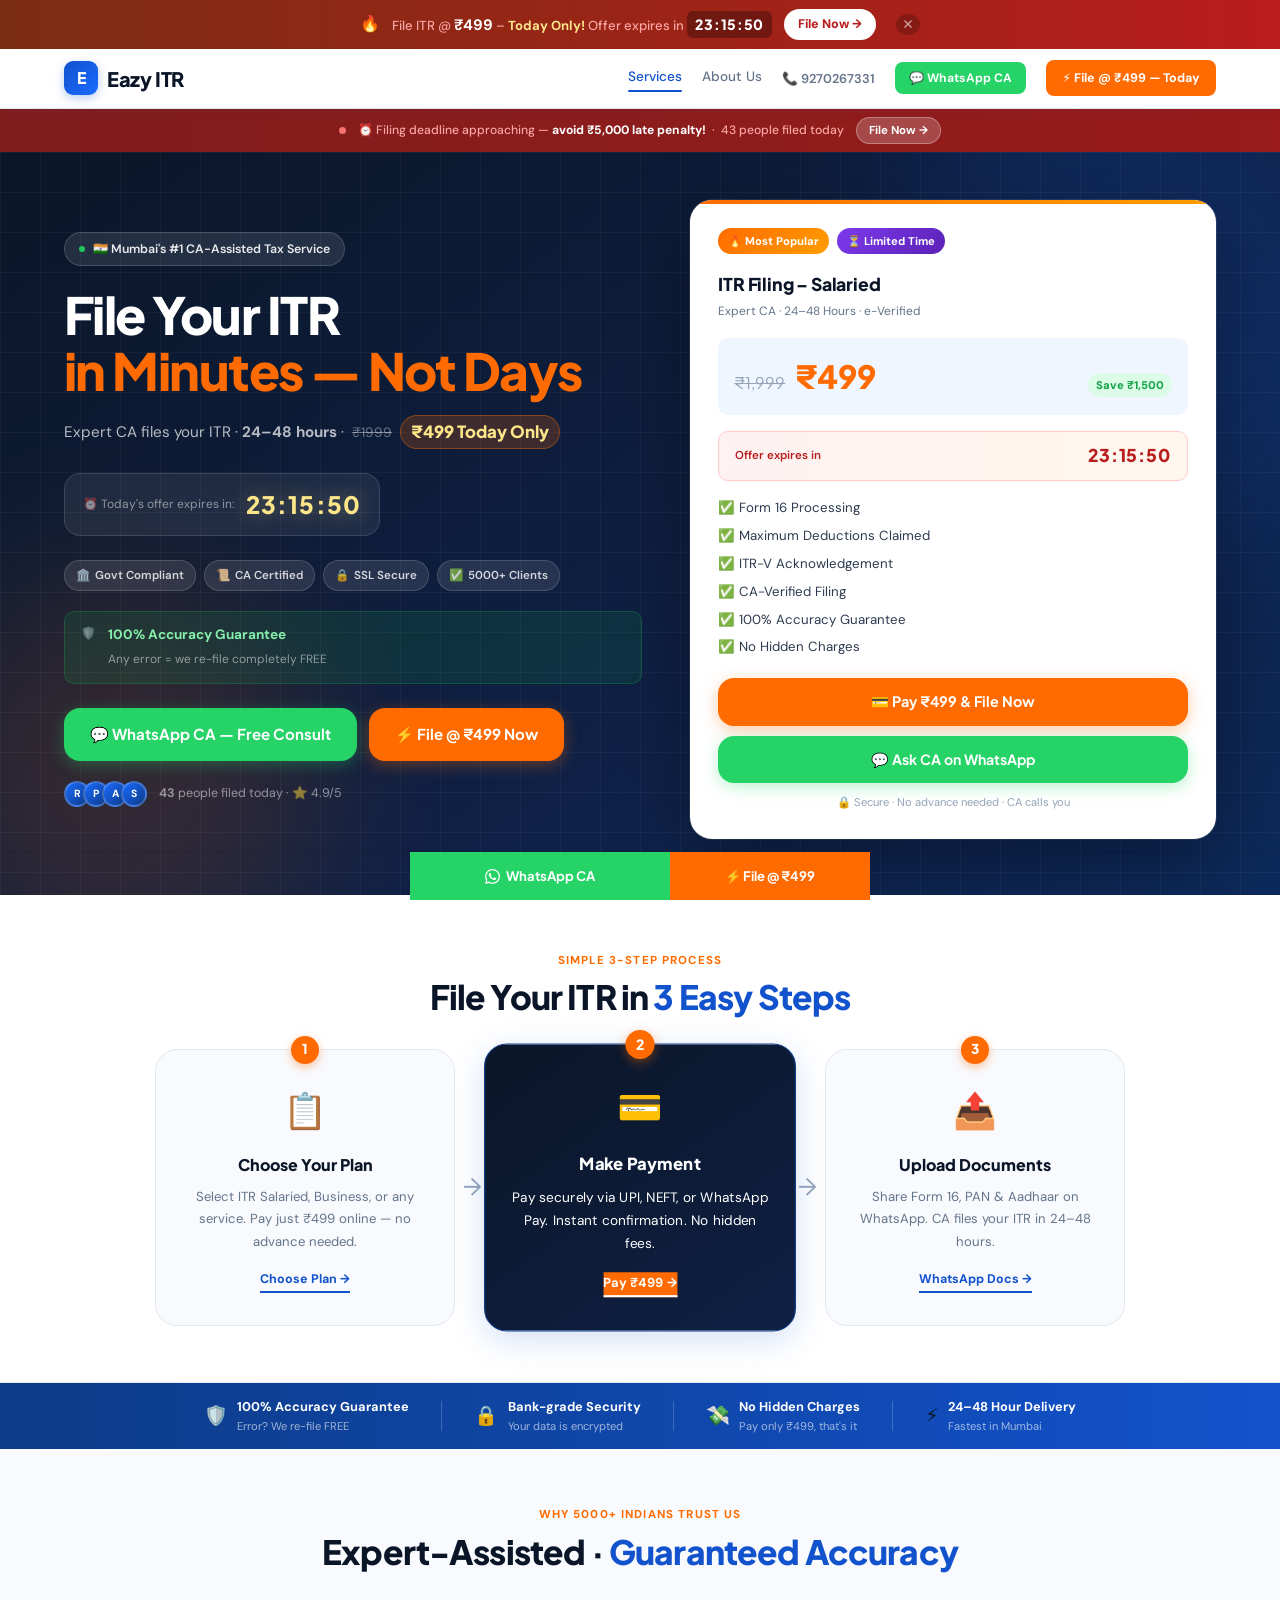
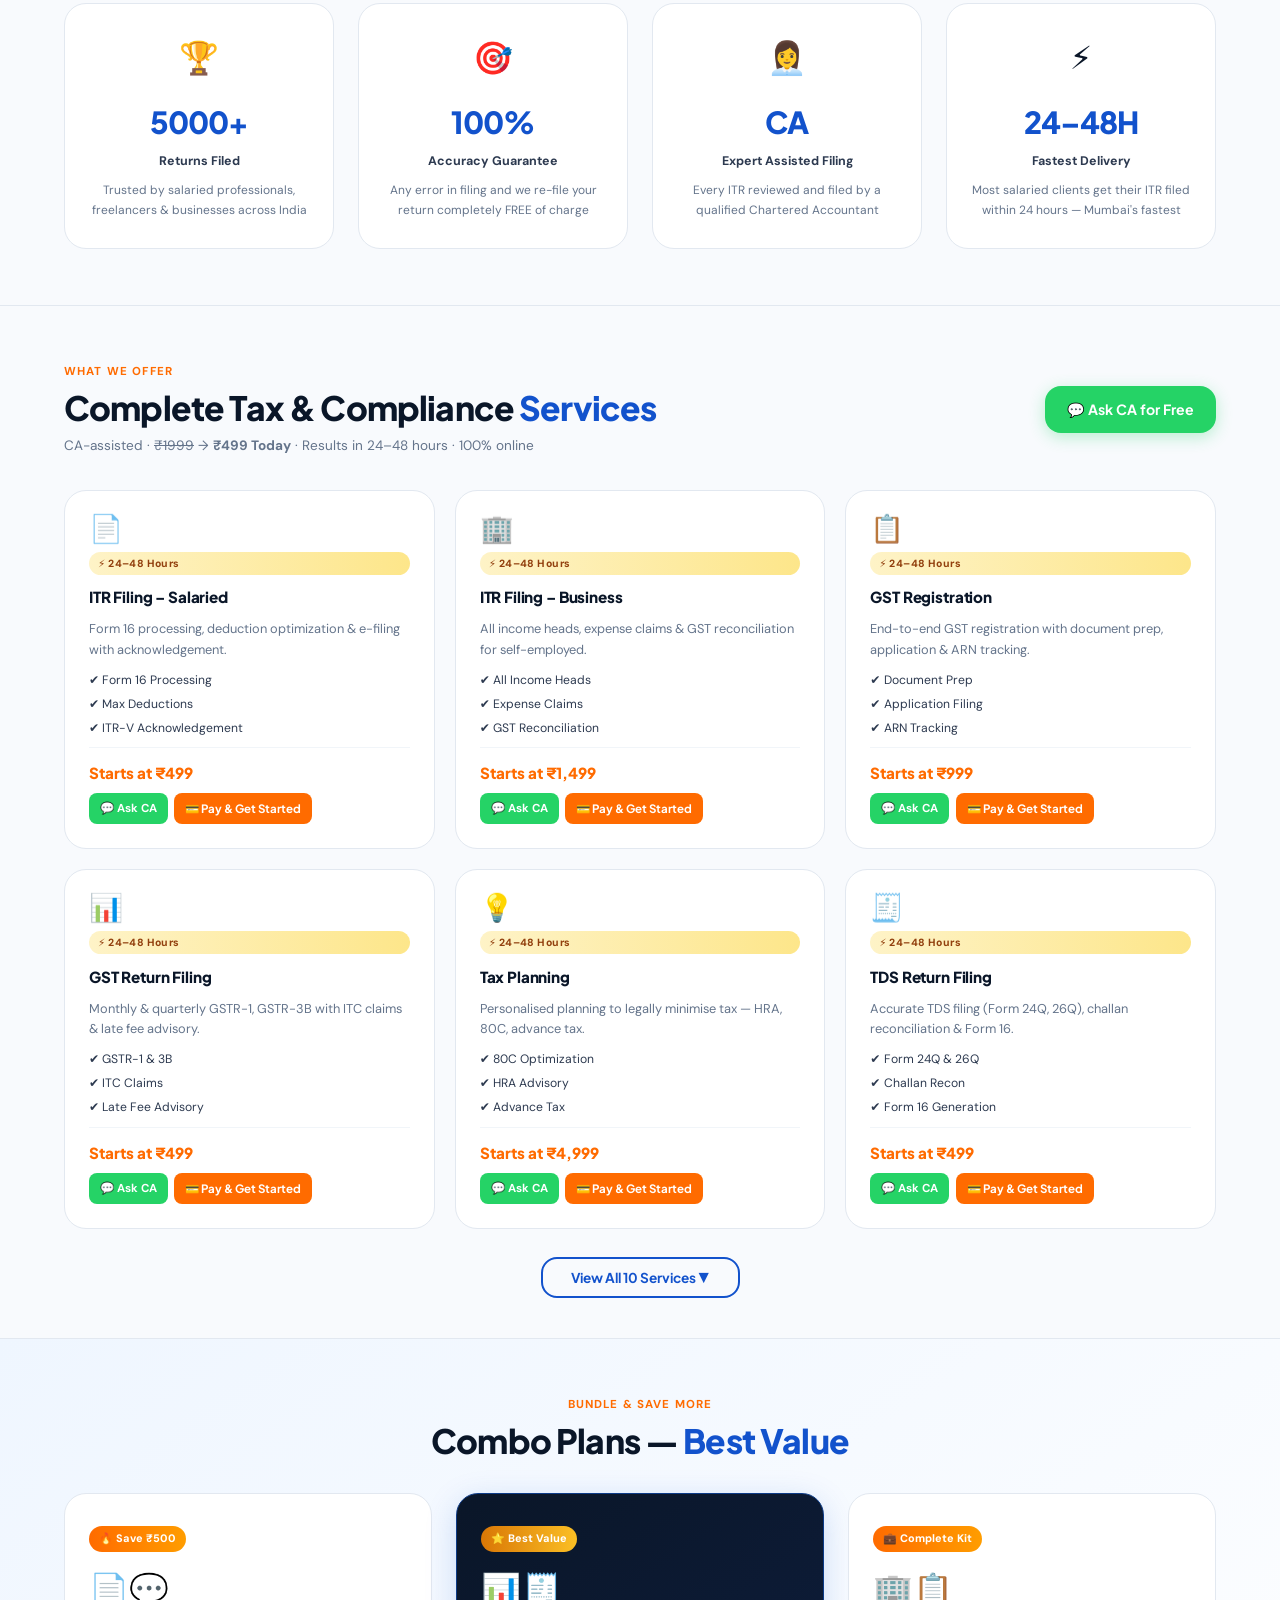
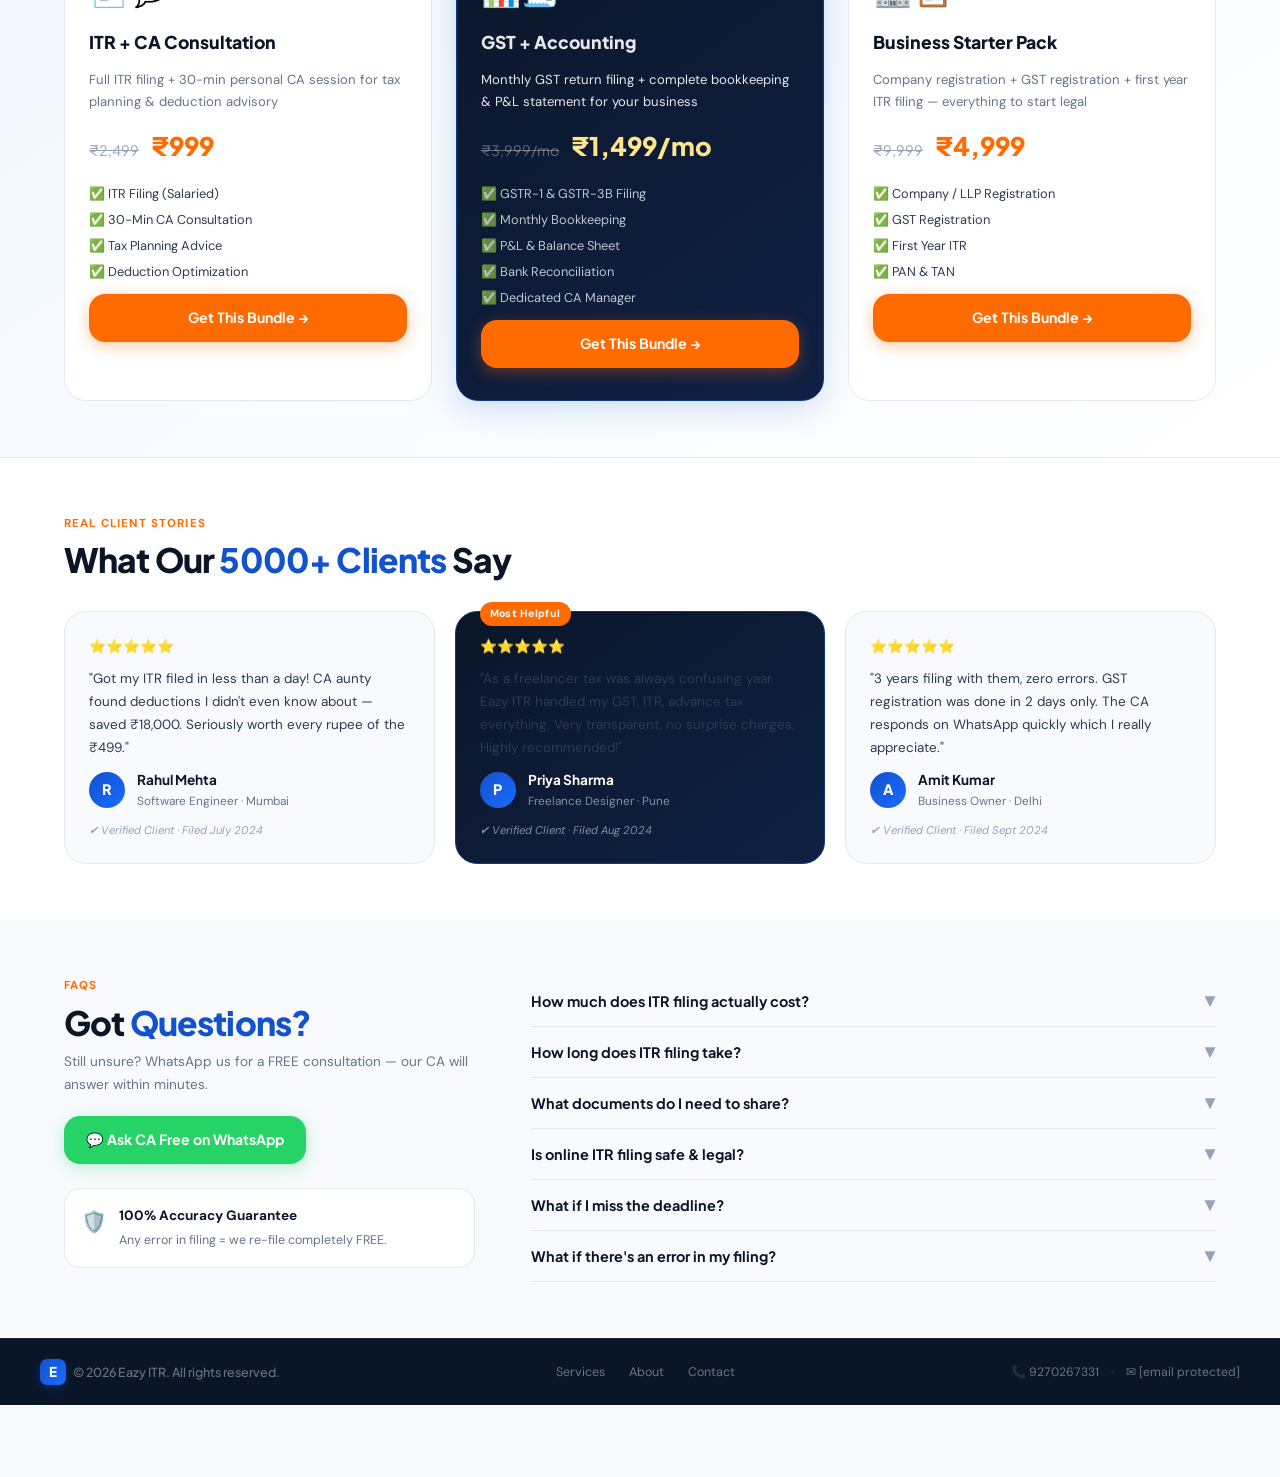
<file: index.html>
<!DOCTYPE html>
<html lang="en">
<head>
  <meta charset="UTF-8" />
  <meta name="viewport" content="width=device-width, initial-scale=1.0" />
  <title>File ITR @ ₹499 Today Only | CA Assisted Tax Filing India | Eazy ITR</title>
  <meta name="description" content="File your Income Tax Return online for just ₹499 today only. Expert CA-assisted ITR filing, GST registration, TDS returns & tax planning. 5000+ satisfied clients across Mumbai & India. Fast, secure & 100% online." />
  <meta name="keywords" content="ITR filing India, ITR filing Mumbai, income tax return online, CA assisted ITR, GST registration India, TDS return filing, tax filing ₹499, online tax service India, tax consultants Mumbai" />
  <meta name="robots" content="index, follow" />
  <meta property="og:title" content="File ITR @ ₹499 Today Only | Eazy ITR India" />
  <meta property="og:description" content="Expert CA-assisted ITR filing starting at ₹499 today only. Fast, secure & 100% online. 5000+ clients served across Mumbai & India." />
  <meta property="og:type" content="website" />
  <link rel="preconnect" href="https://fonts.googleapis.com" />
  <link rel="preconnect" href="https://fonts.gstatic.com" crossorigin />
  <link href="https://fonts.googleapis.com/css2?family=Plus+Jakarta+Sans:ital,wght@0,400;0,500;0,600;0,700;0,800;1,700&family=DM+Sans:wght@400;500;600&display=swap" rel="stylesheet" />
  <link rel="stylesheet" href="styles.css" />
  <script type="application/ld+json">{"@context":"https://schema.org","@type":"ProfessionalService","name":"Eazy ITR","description":"CA-assisted ITR filing and tax compliance services across Mumbai and India","areaServed":"India","priceRange":"₹499","telephone":"+919270267331","email":"eazyitr1@gmail.com","url":"https://eazyitr.in","address":{"@type":"PostalAddress","addressLocality":"Mumbai","addressCountry":"IN"},"aggregateRating":{"@type":"AggregateRating","ratingValue":"4.9","reviewCount":"5000"}}</script>
  <script type="application/ld+json">{"@context":"https://schema.org","@type":"FAQPage","mainEntity":[{"@type":"Question","name":"How much does ITR filing cost?","acceptedAnswer":{"@type":"Answer","text":"Our ITR filing starts at just ₹499 today only (limited offer), CA-assisted with full acknowledgement."}},{"@type":"Question","name":"How long does ITR filing take?","acceptedAnswer":{"@type":"Answer","text":"We complete ITR filing within 24–48 hours of receiving all required documents."}},{"@type":"Question","name":"Is online ITR filing safe?","acceptedAnswer":{"@type":"Answer","text":"Yes, 100%. We use bank-grade encryption and are fully compliant with Income Tax Department guidelines."}}]}</script>
</head>
<body class="page-home">

<script>
const CONFIG = {
  companyName: "Eazy ITR",
  phone: "9270267331",
  email: "eazyitr1@gmail.com",
  services: [
    { icon: "📄", title: "ITR Filing – Salaried", desc: "Form 16 processing, deduction optimization & e-filing with acknowledgement.", price: "Starts at ₹499", benefits: ["Form 16 Processing", "Max Deductions", "ITR-V Acknowledgement"] },
    { icon: "🏢", title: "ITR Filing – Business", desc: "All income heads, expense claims & GST reconciliation for self-employed.", price: "Starts at ₹1,499", benefits: ["All Income Heads", "Expense Claims", "GST Reconciliation"] },
    { icon: "📋", title: "GST Registration", desc: "End-to-end GST registration with document prep, application & ARN tracking.", price: "Starts at ₹999", benefits: ["Document Prep", "Application Filing", "ARN Tracking"] },
    { icon: "📊", title: "GST Return Filing", desc: "Monthly & quarterly GSTR-1, GSTR-3B with ITC claims & late fee advisory.", price: "Starts at ₹499", benefits: ["GSTR-1 & 3B", "ITC Claims", "Late Fee Advisory"] },
    { icon: "💡", title: "Tax Planning", desc: "Personalised planning to legally minimise tax — HRA, 80C, advance tax.", price: "Starts at ₹4,999", benefits: ["80C Optimization", "HRA Advisory", "Advance Tax"] },
    { icon: "🧾", title: "TDS Return Filing", desc: "Accurate TDS filing (Form 24Q, 26Q), challan reconciliation & Form 16.", price: "Starts at ₹499", benefits: ["Form 24Q & 26Q", "Challan Recon", "Form 16 Generation"] },
    { icon: "🏛️", title: "Company Incorporation", desc: "Register Pvt Ltd, LLP or OPC with DIN, DSC, MCA filing & certificate.", price: "Starts at ₹1,999", benefits: ["DIN & DSC", "MCA Filing", "Incorporation Cert"] },
    { icon: "📒", title: "Accounting & Bookkeeping", desc: "Monthly bookkeeping, bank reconciliation & P&L / balance sheet.", price: "Starts at ₹1,999", benefits: ["Monthly Books", "Bank Recon", "P&L & Balance Sheet"] },
    { icon: "⚖️", title: "Notice Reply", desc: "Expert drafting of IT or GST notice replies & scrutiny support.", price: "Starts at ₹999", benefits: ["Notice Drafting", "Scrutiny Support", "Penalty Advisory"] },
    { icon: "🪪", title: "PAN / TAN Application", desc: "Quick PAN & TAN application for individuals & businesses.", price: "Starts at ₹499", benefits: ["PAN & TAN", "Doc Verification", "Online Tracking"] }
  ]
};
</script>

<!-- ═══ STICKY OFFER BANNER ═══ -->
<div class="offer-banner" id="offerBanner">
  <div class="ob-inner">
    <span class="ob-fire">🔥</span>
    <span class="ob-text">File ITR @ <strong>₹499</strong> – <em>Today Only!</em> Offer expires in <span class="ob-countdown" id="bannerCountdown">--:--:--</span></span>
    <a href="https://rzp.io/rzp/FQWVKtvk" target="_blank" rel="noopener noreferrer" class="ob-cta">File Now →</a>
    <button class="ob-close" id="obClose" aria-label="Close">✕</button>
  </div>
</div>

<!-- MOBILE NAV -->
<div class="mobile-nav-overlay" id="mobileNavOverlay">
  <div class="mobile-nav-panel">
    <div class="mnav-top">
      <div class="logo"><div class="logo-icon">E</div><span class="logo-name">Eazy ITR</span></div>
      <button class="mnav-close" id="mobileNavClose" aria-label="Close">✕</button>
    </div>
    <a href="index.html" class="mnav-link active">Services</a>
    <a href="about.html" class="mnav-link">About Us</a>
    <div class="mnav-div"></div>
    <a href="https://wa.me/919270267331" class="mnav-link green">💬 WhatsApp Us</a>
    <a href="tel:9270267331" class="mnav-link green">📞 Call Now</a>
    <a href="https://rzp.io/rzp/FQWVKtvk" target="_blank" rel="noopener noreferrer" class="mnav-cta">⚡ File ITR @ ₹499 — Today Only</a>
  </div>
</div>

<!-- HEADER -->
<header class="site-header" id="siteHeader">
  <div class="header-inner">
    <a href="index.html" class="logo">
      <div class="logo-icon">E</div>
      <span class="logo-name">Eazy ITR</span>
    </a>
    <nav class="main-nav">
      <a href="index.html" class="nav-link active">Services</a>
      <a href="about.html" class="nav-link">About Us</a>
      <a href="tel:9270267331" class="nav-phone">📞 9270267331</a>
      <a href="https://wa.me/919270267331" class="nav-wa-btn">💬 WhatsApp CA</a>
      <a href="https://rzp.io/rzp/FQWVKtvk" target="_blank" rel="noopener noreferrer" class="nav-cta pulse-btn">⚡ File @ ₹499 — Today</a>
    </nav>
    <button class="hamburger" id="hamburger" aria-label="Open menu" aria-expanded="false">
      <span></span><span></span><span></span>
    </button>
  </div>
</header>

<!-- URGENCY TOPBAR -->
<div class="urgency-topbar">
  <span class="ut-dot"></span>
  <span id="urgencyTopText">⏰ Filing deadline approaching — <strong>avoid ₹5,000 late penalty!</strong> &nbsp;·&nbsp; <span id="filedTodayTop"></span> people filed today</span>
  <a href="https://rzp.io/rzp/FQWVKtvk" target="_blank" rel="noopener noreferrer" class="ut-cta">File Now →</a>
</div>

<!-- ═══ HERO ═══ -->
<section class="hero-section">
  <div class="hero-bg">
    <div class="hblob hb1"></div>
    <div class="hblob hb2"></div>
    <div class="hgrid"></div>
  </div>
  <div class="hero-inner">
    <div class="hero-left">
      <div class="hero-badge"><span class="live-dot"></span>🇮🇳 Mumbai's #1 CA-Assisted Tax Service</div>
      <h1 class="hero-h1">File Your ITR<br/><em>in Minutes — Not Days</em></h1>
      <p class="hero-sub">Expert CA files your ITR · <strong>24–48 hours</strong> · <span class="price-anchor"><s>₹1999</s> <strong class="price-now">₹499 Today Only</strong></span></p>

      <!-- Countdown in hero -->
      <div class="hero-countdown-wrap">
        <span class="hcd-label">⏰ Today's offer expires in:</span>
        <div class="hero-countdown" id="heroCountdown">--:--:--</div>
      </div>

      <!-- Trust badges -->
      <div class="trust-badges-row">
        <div class="trust-badge"><span>🏛️</span> Govt Compliant</div>
        <div class="trust-badge"><span>📜</span> CA Certified</div>
        <div class="trust-badge"><span>🔒</span> SSL Secure</div>
        <div class="trust-badge"><span>✅</span> 5000+ Clients</div>
      </div>

      <!-- Guarantee ribbon -->
      <div class="guarantee-strip">
        <span class="gs-icon">🛡️</span>
        <div>
          <strong>100% Accuracy Guarantee</strong>
          <span>Any error = we re-file completely FREE</span>
        </div>
      </div>

      <div class="hero-ctas">
        <a href="https://wa.me/919270267331?text=Hi%2C%20I%20want%20to%20file%20my%20ITR%20at%20%E2%82%B9499.%20Please%20help." class="btn-wa btn-lg">💬 WhatsApp CA — Free Consult</a>
        <a href="https://rzp.io/rzp/FQWVKtvk" target="_blank" rel="noopener noreferrer" class="btn-primary btn-lg pulse-btn">⚡ File @ ₹499 Now</a>
      </div>

      <div class="hero-social-proof">
        <div class="hsp-avatars">
          <div class="hsp-av">R</div><div class="hsp-av">P</div><div class="hsp-av">A</div><div class="hsp-av">S</div>
        </div>
        <span><strong id="filedTodayCard">32</strong> people filed today · ⭐ 4.9/5</span>
      </div>
    </div>

    <div class="hero-right">
      <!-- PRICING CARD -->
      <div class="hero-card pricing-card">
        <div class="pc-badge-wrap">
          <span class="pc-badge-pop">🔥 Most Popular</span>
          <span class="pc-badge-ltd">⏳ Limited Time</span>
        </div>
        <div class="pc-head">
          <h3>ITR Filing – Salaried</h3>
          <p>Expert CA · 24–48 Hours · e-Verified</p>
        </div>
        <div class="pc-price-row">
          <span class="pc-original">₹1,999</span>
          <span class="pc-current">₹499</span>
          <span class="pc-save">Save ₹1,500</span>
        </div>
        <div class="pc-countdown-wrap">
          <span class="pc-cd-label">Offer expires in</span>
          <div class="pc-countdown" id="pricingCountdown">--:--:--</div>
        </div>
        <ul class="pc-features">
          <li>✅ Form 16 Processing</li>
          <li>✅ Maximum Deductions Claimed</li>
          <li>✅ ITR-V Acknowledgement</li>
          <li>✅ CA-Verified Filing</li>
          <li>✅ 100% Accuracy Guarantee</li>
          <li>✅ No Hidden Charges</li>
        </ul>
        <a href="https://rzp.io/rzp/FQWVKtvk" target="_blank" rel="noopener noreferrer" class="btn-primary btn-full pc-cta pulse-btn">💳 Pay ₹499 & File Now</a>
        <a href="https://wa.me/919270267331?text=Hi%2C%20I%20want%20to%20file%20ITR%20at%20%E2%82%B9499." class="btn-wa btn-full" style="margin-top:.6rem;">💬 Ask CA on WhatsApp</a>
        <p class="pc-note">🔒 Secure · No advance needed · CA calls you</p>
      </div>
    </div>
  </div>
</section>

<!-- HOW IT WORKS — 3 STEP BOOKING FLOW -->
<div class="how-section" id="howItWorks">
  <div class="section-inner">
    <p class="eyebrow" style="text-align:center">Simple 3-Step Process</p>
    <h2 class="section-title" style="text-align:center;margin-bottom:2rem">File Your ITR in <em>3 Easy Steps</em></h2>
    <div class="steps-wrap">
      <div class="step-card">
        <div class="step-num">1</div>
        <div class="step-icon">📋</div>
        <h3>Choose Your Plan</h3>
        <p>Select ITR Salaried, Business, or any service. Pay just ₹499 online — no advance needed.</p>
        <a href="about.html#contact" class="step-cta">Choose Plan →</a>
      </div>
      <div class="step-arrow">→</div>
      <div class="step-card step-card-feat">
        <div class="step-num">2</div>
        <div class="step-icon">💳</div>
        <h3>Make Payment</h3>
        <p>Pay securely via UPI, NEFT, or WhatsApp Pay. Instant confirmation. No hidden fees.</p>
        <a href="about.html#contact" class="step-cta">Pay ₹499 →</a>
      </div>
      <div class="step-arrow">→</div>
      <div class="step-card">
        <div class="step-num">3</div>
        <div class="step-icon">📤</div>
        <h3>Upload Documents</h3>
        <p>Share Form 16, PAN & Aadhaar on WhatsApp. CA files your ITR in 24–48 hours.</p>
        <a href="https://wa.me/919270267331" class="step-cta">WhatsApp Docs →</a>
      </div>
    </div>
  </div>
</div>

<!-- RISK REVERSAL BANNER -->
<div class="risk-banner">
  <div class="risk-inner">
    <div class="risk-item"><span>🛡️</span><div><strong>100% Accuracy Guarantee</strong><span>Error? We re-file FREE</span></div></div>
    <div class="risk-sep"></div>
    <div class="risk-item"><span>🔒</span><div><strong>Bank-grade Security</strong><span>Your data is encrypted</span></div></div>
    <div class="risk-sep"></div>
    <div class="risk-item"><span>💸</span><div><strong>No Hidden Charges</strong><span>Pay only ₹499, that's it</span></div></div>
    <div class="risk-sep"></div>
    <div class="risk-item"><span>⚡</span><div><strong>24–48 Hour Delivery</strong><span>Fastest in Mumbai</span></div></div>
  </div>
</div>

<!-- TRUST AUTHORITY SECTION -->
<section class="trust-section">
  <div class="section-inner">
    <p class="eyebrow" style="text-align:center">Why 5000+ Indians Trust Us</p>
    <h2 class="section-title" style="text-align:center;margin-bottom:2rem">Expert-Assisted · <em>Guaranteed Accuracy</em></h2>
    <div class="trust-grid">
      <div class="trust-item fade-in">
        <div class="ti-icon">🏆</div>
        <div class="ti-stat">5000+</div>
        <div class="ti-label">Returns Filed</div>
        <p class="ti-desc">Trusted by salaried professionals, freelancers & businesses across India</p>
      </div>
      <div class="trust-item fade-in">
        <div class="ti-icon">🎯</div>
        <div class="ti-stat">100%</div>
        <div class="ti-label">Accuracy Guarantee</div>
        <p class="ti-desc">Any error in filing and we re-file your return completely FREE of charge</p>
      </div>
      <div class="trust-item fade-in">
        <div class="ti-icon">👩‍💼</div>
        <div class="ti-stat">CA</div>
        <div class="ti-label">Expert Assisted Filing</div>
        <p class="ti-desc">Every ITR reviewed and filed by a qualified Chartered Accountant</p>
      </div>
      <div class="trust-item fade-in">
        <div class="ti-icon">⚡</div>
        <div class="ti-stat">24–48H</div>
        <div class="ti-label">Fastest Delivery</div>
        <p class="ti-desc">Most salaried clients get their ITR filed within 24 hours — Mumbai's fastest</p>
      </div>
    </div>
  </div>
</section>

<!-- SERVICES -->
<main class="services-section" id="services">
  <div class="section-inner">
    <div class="section-head">
      <div>
        <p class="eyebrow">What We Offer</p>
        <h2 class="section-title">Complete Tax &amp; Compliance <em>Services</em></h2>
        <p class="section-sub">CA-assisted · <s>₹1999</s> → <strong>₹499 Today</strong> · Results in 24–48 hours · 100% online</p>
      </div>
      <a href="https://wa.me/919270267331?text=Hi%2C%20I%20want%20to%20know%20more%20about%20your%20services." class="btn-wa btn-head-cta">💬 Ask CA for Free</a>
    </div>
    <div class="services-grid" id="servicesGrid" role="list"></div>
    <div class="services-extra-wrap" id="servicesExtra" style="display:none">
      <div class="services-grid services-grid-extra" id="servicesExtraGrid" role="list"></div>
    </div>
    <div class="show-more-wrap">
      <button class="btn-show-more" id="showMoreBtn">View All 10 Services ▼</button>
    </div>
  </div>
</main>

<!-- BUNDLE OFFERS -->
<section class="bundle-section" id="bundles">
  <div class="section-inner">
    <p class="eyebrow" style="text-align:center">Bundle & Save More</p>
    <h2 class="section-title" style="text-align:center;margin-bottom:2rem">Combo Plans — <em>Best Value</em></h2>
    <div class="bundle-grid">
      <div class="bundle-card fade-in">
        <div class="bcard-badge">🔥 Save ₹500</div>
        <div class="bcard-icon">📄💬</div>
        <h3 class="bcard-title">ITR + CA Consultation</h3>
        <p class="bcard-desc">Full ITR filing + 30-min personal CA session for tax planning & deduction advisory</p>
        <div class="bcard-price-row">
          <span class="bcard-orig">₹2,499</span>
          <span class="bcard-now">₹999</span>
        </div>
        <ul class="bcard-features">
          <li>✅ ITR Filing (Salaried)</li>
          <li>✅ 30-Min CA Consultation</li>
          <li>✅ Tax Planning Advice</li>
          <li>✅ Deduction Optimization</li>
        </ul>
        <a href="about.html#contact" class="btn-primary btn-full">Get This Bundle →</a>
      </div>
      <div class="bundle-card bundle-card-feat fade-in">
        <div class="bcard-badge bcard-badge-gold">⭐ Best Value</div>
        <div class="bcard-icon">📊🧾</div>
        <h3 class="bcard-title">GST + Accounting</h3>
        <p class="bcard-desc">Monthly GST return filing + complete bookkeeping & P&L statement for your business</p>
        <div class="bcard-price-row">
          <span class="bcard-orig">₹3,999/mo</span>
          <span class="bcard-now">₹1,499/mo</span>
        </div>
        <ul class="bcard-features">
          <li>✅ GSTR-1 & GSTR-3B Filing</li>
          <li>✅ Monthly Bookkeeping</li>
          <li>✅ P&L & Balance Sheet</li>
          <li>✅ Bank Reconciliation</li>
          <li>✅ Dedicated CA Manager</li>
        </ul>
        <a href="about.html#contact" class="btn-primary btn-full pulse-btn">Get This Bundle →</a>
      </div>
      <div class="bundle-card fade-in">
        <div class="bcard-badge">💼 Complete Kit</div>
        <div class="bcard-icon">🏢📋</div>
        <h3 class="bcard-title">Business Starter Pack</h3>
        <p class="bcard-desc">Company registration + GST registration + first year ITR filing — everything to start legal</p>
        <div class="bcard-price-row">
          <span class="bcard-orig">₹9,999</span>
          <span class="bcard-now">₹4,999</span>
        </div>
        <ul class="bcard-features">
          <li>✅ Company / LLP Registration</li>
          <li>✅ GST Registration</li>
          <li>✅ First Year ITR</li>
          <li>✅ PAN & TAN</li>
        </ul>
        <a href="about.html#contact" class="btn-primary btn-full">Get This Bundle →</a>
      </div>
    </div>
  </div>
</section>

<!-- TESTIMONIALS -->
<section class="testi-section">
  <div class="section-inner">
    <p class="eyebrow">Real Client Stories</p>
    <h2 class="section-title">What Our <em>5000+ Clients</em> Say</h2>
    <div class="tgrid">
      <div class="tcard">
        <div class="tstars">⭐⭐⭐⭐⭐</div>
        <p>"Got my ITR filed in less than a day! CA aunty found deductions I didn't even know about — saved ₹18,000. Seriously worth every rupee of the ₹499."</p>
        <div class="tauthor"><div class="tav">R</div><div><strong>Rahul Mehta</strong><span>Software Engineer · Mumbai</span></div></div>
        <div class="t-verified">✔ Verified Client · Filed July 2024</div>
      </div>
      <div class="tcard tcard-feat">
        <div class="tbadge">Most Helpful</div>
        <div class="tstars">⭐⭐⭐⭐⭐</div>
        <p>"As a freelancer tax was always confusing yaar. Eazy ITR handled my GST, ITR, advance tax everything. Very transparent, no surprise charges. Highly recommended!"</p>
        <div class="tauthor"><div class="tav">P</div><div><strong>Priya Sharma</strong><span>Freelance Designer · Pune</span></div></div>
        <div class="t-verified">✔ Verified Client · Filed Aug 2024</div>
      </div>
      <div class="tcard">
        <div class="tstars">⭐⭐⭐⭐⭐</div>
        <p>"3 years filing with them, zero errors. GST registration was done in 2 days only. The CA responds on WhatsApp quickly which I really appreciate."</p>
        <div class="tauthor"><div class="tav">A</div><div><strong>Amit Kumar</strong><span>Business Owner · Delhi</span></div></div>
        <div class="t-verified">✔ Verified Client · Filed Sept 2024</div>
      </div>
    </div>
  </div>
</section>

<!-- FAQ -->
<section class="faq-section" id="faq">
  <div class="section-inner faq-inner">
    <div class="faq-left">
      <p class="eyebrow">FAQs</p>
      <h2 class="section-title">Got <em>Questions?</em></h2>
      <p class="faq-sub">Still unsure? WhatsApp us for a FREE consultation — our CA will answer within minutes.</p>
      <a href="https://wa.me/919270267331?text=Hi%2C%20I%20have%20a%20tax%20question." class="btn-wa" style="margin-top:1.25rem;display:inline-flex;">💬 Ask CA Free on WhatsApp</a>
      <div class="faq-guarantee">
        <span>🛡️</span>
        <div>
          <strong>100% Accuracy Guarantee</strong>
          <p>Any error in filing = we re-file completely FREE.</p>
        </div>
      </div>
    </div>
    <div class="faq-right">
      <div class="faq-item"><button class="faq-q" aria-expanded="false">How much does ITR filing actually cost? <span class="farr">▼</span></button><div class="faq-a" hidden>Our ITR filing is ₹499 today only (limited time offer, regular price ₹1999). Price depends on complexity — business ITR, capital gains, or multiple income sources may be slightly higher. Our CA will give you an exact quote on WhatsApp before you pay — no surprises.</div></div>
      <div class="faq-item"><button class="faq-q" aria-expanded="false">How long does ITR filing take? <span class="farr">▼</span></button><div class="faq-a" hidden>We complete your ITR filing within 24–48 hours of receiving all required documents. Most salaried clients are done in under 24 hours.</div></div>
      <div class="faq-item"><button class="faq-q" aria-expanded="false">What documents do I need to share? <span class="farr">▼</span></button><div class="faq-a" hidden>For salaried: Form 16, PAN card, Aadhaar & bank statement. Our CA will guide you on any additional documents over WhatsApp — it takes 5 minutes.</div></div>
      <div class="faq-item"><button class="faq-q" aria-expanded="false">Is online ITR filing safe &amp; legal? <span class="farr">▼</span></button><div class="faq-a" hidden>Absolutely. We are 100% compliant with Income Tax Department guidelines. Your data uses bank-grade encryption and is never shared with anyone.</div></div>
      <div class="faq-item"><button class="faq-q" aria-expanded="false">What if I miss the deadline? <span class="farr">▼</span></button><div class="faq-a" hidden>Late filing attracts a penalty of up to ₹5,000 under Section 234F. File immediately — we handle late filings too. The sooner you file, the lower your penalty.</div></div>
      <div class="faq-item"><button class="faq-q" aria-expanded="false">What if there's an error in my filing? <span class="farr">▼</span></button><div class="faq-a" hidden>We guarantee 100% accuracy. In the rare case of any error, we will re-file your return completely FREE of charge — no arguments, no extra cost.</div></div>
    </div>
  </div>
</section>

<!-- FOOTER -->
<footer class="site-footer">
  <div class="footer-inner">
    <div class="footer-brand">
      <div class="logo-icon small">E</div>
      <span id="footerName"></span>
    </div>
    <div class="footer-links">
      <a href="index.html" class="footer-link">Services</a>
      <a href="about.html" class="footer-link">About</a>
      <a href="about.html#contact" class="footer-link">Contact</a>
    </div>
    <div class="footer-contact-row">
      <a class="footer-contact-link" href="tel:9270267331">📞 9270267331</a>
      <span class="footer-sep">·</span>
      <a class="footer-contact-link" href="/cdn-cgi/l/email-protection#620703181b0b16105322050f030b0e4c010d0f">✉ <span class="__cf_email__" data-cfemail="2045415a594954521160474d41494c0e434f4d">[email&#160;protected]</span></a>
    </div>
  </div>
</footer>

<!-- STICKY CTA BAR -->
<div class="sticky-cta">
  <a href="tel:9270267331" class="scta-call">📞 Call</a>
  <a href="https://wa.me/919270267331?text=Hi%2C%20I%20want%20to%20file%20my%20ITR.%20Please%20help." class="scta-wa">
    <svg width="15" height="15" viewBox="0 0 24 24" fill="currentColor"><path d="M17.472 14.382c-.297-.149-1.758-.867-2.03-.967-.273-.099-.471-.148-.67.15-.197.297-.767.966-.94 1.164-.173.199-.347.223-.644.075-.297-.15-1.255-.463-2.39-1.475-.883-.788-1.48-1.761-1.653-2.059-.173-.297-.018-.458.13-.606.134-.133.298-.347.446-.52.149-.174.198-.298.298-.497.099-.198.05-.371-.025-.52-.075-.149-.669-1.612-.916-2.207-.242-.579-.487-.5-.669-.51-.173-.008-.371-.01-.57-.01-.198 0-.52.074-.792.372-.272.297-1.04 1.016-1.04 2.479 0 1.462 1.065 2.875 1.213 3.074.149.198 2.096 3.2 5.077 4.487.709.306 1.262.489 1.694.625.712.227 1.36.195 1.871.118.571-.085 1.758-.719 2.006-1.413.248-.694.248-1.289.173-1.413-.074-.124-.272-.198-.57-.347m-5.421 7.403h-.004a9.87 9.87 0 01-5.031-1.378l-.361-.214-3.741.982.998-3.648-.235-.374a9.86 9.86 0 01-1.51-5.26c.001-5.45 4.436-9.884 9.888-9.884 2.64 0 5.122 1.03 6.988 2.898a9.825 9.825 0 012.893 6.994c-.003 5.45-4.437 9.884-9.885 9.884m8.413-18.297A11.815 11.815 0 0012.05 0C5.495 0 .16 5.335.157 11.892c0 2.096.547 4.142 1.588 5.945L.057 24l6.305-1.654a11.882 11.882 0 005.683 1.448h.005c6.554 0 11.89-5.335 11.893-11.893a11.821 11.821 0 00-3.48-8.413z"/></svg>
    WhatsApp CA
  </a>
  <a href="https://rzp.io/rzp/FQWVKtvk" target="_blank" rel="noopener noreferrer" class="scta-file">⚡ File @ ₹499</a>
</div>

<!-- FLOATING CTA BUTTON -->
<a href="https://rzp.io/rzp/FQWVKtvk" target="_blank" rel="noopener noreferrer" class="floating-cta" id="floatingCta" aria-label="File My ITR Now">
  <span class="fcta-icon">⚡</span>
  <span class="fcta-text">File My ITR Now</span>
</a>

<!-- SOCIAL PROOF POPUP -->
<div class="sp-popup" id="spPopup" aria-live="polite">
  <div class="sp-avatar" id="spAvatar">R</div>
  <div class="sp-content">
    <strong id="spName">Rohit from Mumbai</strong>
    <span id="spAction">just filed their ITR ✅</span>
  </div>
  <button class="sp-close" id="spClose" aria-label="Close">✕</button>
</div>

<!-- EXIT INTENT POPUP -->
<div class="exit-overlay" id="exitOverlay">
  <div class="exit-modal" id="exitModal">
    <button class="exit-close" id="exitClose" aria-label="Close">✕</button>
    <div class="exit-emoji">⚠️</div>
    <h2 class="exit-h2">Wait! Don't Miss This Deal</h2>
    <p class="exit-sub">Get <strong>₹100 OFF</strong> if you file your ITR in the next</p>
    <div class="exit-countdown" id="exitCountdown">10:00</div>
    <div class="exit-price-row">
      <span class="exit-orig">₹599</span>
      <span class="exit-now">₹499 Only</span>
    </div>
    <a href="https://rzp.io/rzp/FQWVKtvk" target="_blank" rel="noopener noreferrer" class="btn-primary btn-full exit-cta pulse-btn" id="exitCta">✅ Claim ₹100 OFF — File Now</a>
    <a href="https://wa.me/919270267331?text=Hi%2C%20I%20want%20to%20claim%20the%20%E2%82%B9100%20off%20offer." class="btn-wa btn-full" style="margin-top:.6rem;">💬 Claim via WhatsApp</a>
    <p class="exit-note" id="exitDecline">No thanks, I'll pay full price later.</p>
  </div>
</div>

<script src="script.js"></script>
<script>
/* Razorpay link patch — service cards */
(function() {
  const RZP_499  = "https://rzp.io/rzp/FQWVKtvk";
  const RZP_ME   = "https://razorpay.me/@eazyitr";
  const linkMap = {
    "ITR Filing – Salaried":      RZP_499,
    "ITR Filing – Business":      RZP_ME,
    "GST Registration":           RZP_ME,
    "GST Return Filing":          RZP_499,
    "Tax Planning":               RZP_ME,
    "TDS Return Filing":          RZP_499,
    "Company Incorporation":      RZP_ME,
    "Accounting & Bookkeeping":   RZP_ME,
    "Notice Reply":               RZP_ME,
    "PAN / TAN Application":      RZP_499
  };

  function patchCards() {
    document.querySelectorAll('.service-card').forEach(function(card) {
      var titleEl = card.querySelector('.card-title');
      if (!titleEl) return;
      var title = titleEl.textContent.trim();
      var url = linkMap[title];
      if (!url) return;
      var payBtn = card.querySelector('.btn-primary');
      if (payBtn) {
        payBtn.href = url;
        payBtn.target = "_blank";
        payBtn.rel = "noopener noreferrer";
        payBtn.textContent = "💳 Pay & Get Started";
      }
    });
  }

  // Run after DOMContentLoaded (script.js renders cards on this event)
  if (document.readyState === 'loading') {
    document.addEventListener('DOMContentLoaded', patchCards);
  } else {
    patchCards();
  }
})();
</script>
</body>
</html>
</file>
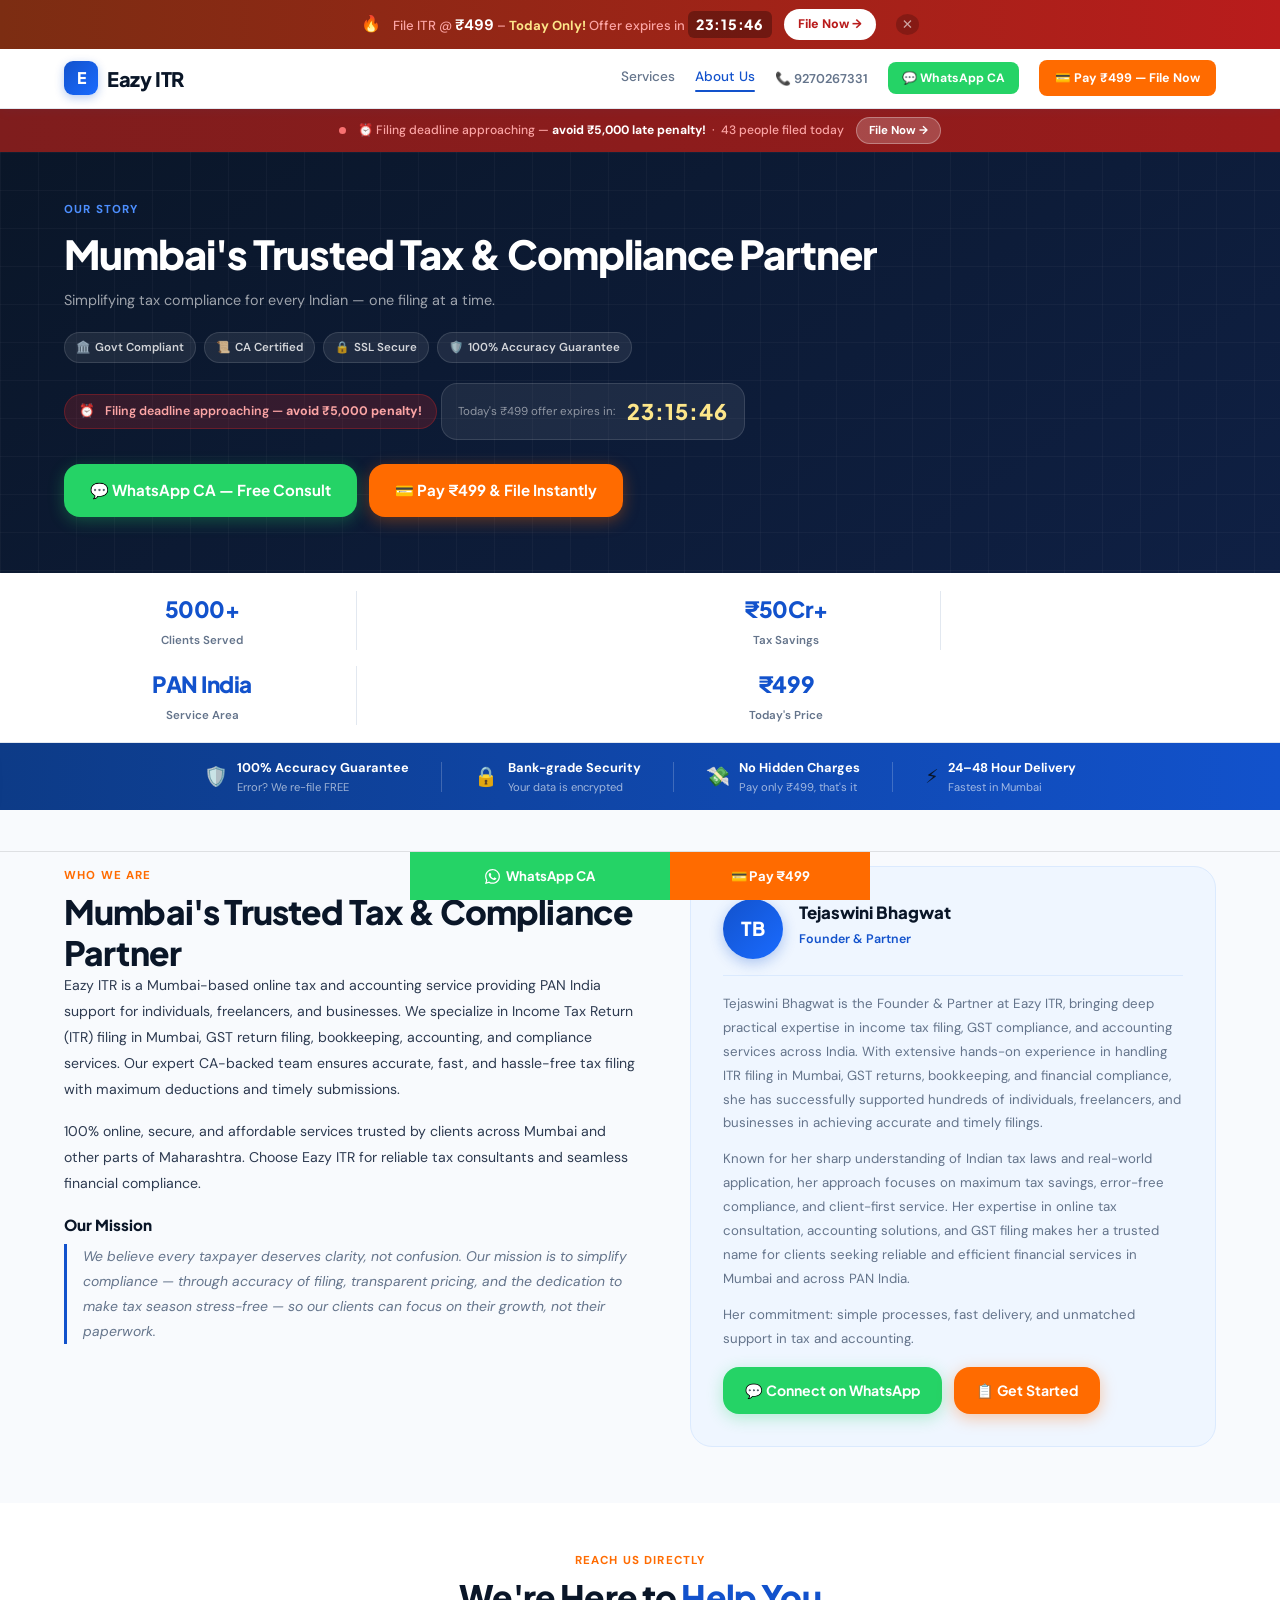
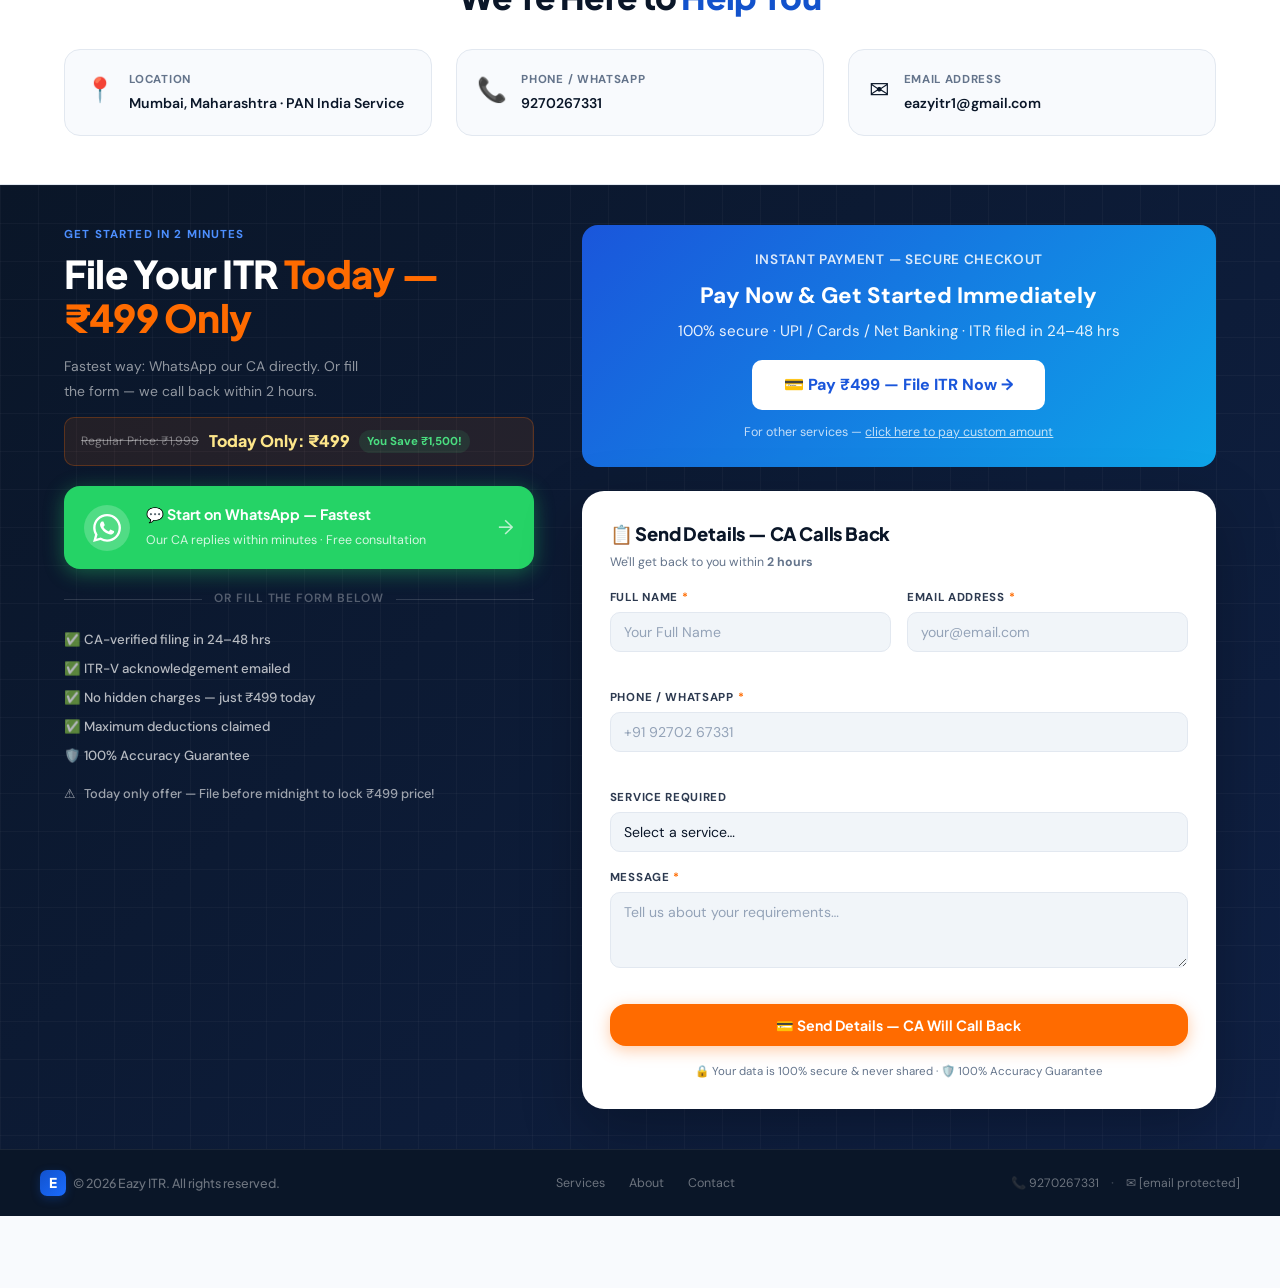
<file: about.html>
<!DOCTYPE html>
<html lang="en">
<head>
  <meta charset="UTF-8" />
  <meta name="viewport" content="width=device-width, initial-scale=1.0" />
  <title>About Eazy ITR | CA-Assisted ITR Filing Mumbai | Tax Consultants India</title>
  <meta name="description" content="Eazy ITR is a Mumbai-based online tax filing service. Expert CA-assisted ITR filing, GST returns, bookkeeping & compliance. 5000+ clients served across India. Founded by Tejaswini Bhagwat." />
  <meta name="keywords" content="ITR filing Mumbai, tax consultants Mumbai, GST filing Mumbai, online tax service India, Eazy ITR about, Tejaswini Bhagwat" />
  <meta name="robots" content="index, follow" />
  <link rel="preconnect" href="https://fonts.googleapis.com" />
  <link rel="preconnect" href="https://fonts.gstatic.com" crossorigin />
  <link href="https://fonts.googleapis.com/css2?family=Plus+Jakarta+Sans:ital,wght@0,400;0,500;0,600;0,700;0,800;1,700&family=DM+Sans:wght@400;500;600&display=swap" rel="stylesheet" />
  <link rel="stylesheet" href="styles.css" />
  <script type="application/ld+json">{"@context":"https://schema.org","@type":"ProfessionalService","name":"Eazy ITR","description":"CA-assisted ITR filing and tax compliance services across Mumbai and India","areaServed":"India","priceRange":"₹499","telephone":"+919270267331","email":"eazyitr1@gmail.com","address":{"@type":"PostalAddress","addressLocality":"Mumbai","addressCountry":"IN"}}</script>
</head>
<body class="page-about">

<script>
const CONFIG = {
  companyName: "Eazy ITR",
  phone: "9270267331",
  email: "eazyitr1@gmail.com",
  about: {
    overviewTitle: "Mumbai's Trusted Tax & Compliance Partner",
    overviewText: "Eazy ITR is a Mumbai-based online tax and accounting service providing PAN India support for individuals, freelancers, and businesses. We specialize in Income Tax Return (ITR) filing in Mumbai, GST return filing, bookkeeping, accounting, and compliance services. Our expert CA-backed team ensures accurate, fast, and hassle-free tax filing with maximum deductions and timely submissions. 100% online, secure, and affordable services trusted by clients across Mumbai and other parts of Maharashtra. Choose Eazy ITR for reliable tax consultants and seamless financial compliance.",
    missionText: "We believe every taxpayer deserves clarity, not confusion. Our mission is to simplify compliance — through accuracy of filing, transparent pricing, and the dedication to make tax season stress-free — so our clients can focus on their growth, not their paperwork.",
    founderName: "Tejaswini Bhagwat",
    founderTitle: "Founder & Partner",
    founderBio: "Tejaswini Bhagwat is the Founder & Partner at Eazy ITR, bringing deep practical expertise in income tax filing, GST compliance, and accounting services across India. With extensive hands-on experience in handling ITR filing in Mumbai, GST returns, bookkeeping, and financial compliance, she has successfully supported hundreds of individuals, freelancers, and businesses in achieving accurate and timely filings. Known for her sharp understanding of Indian tax laws and real-world application, her approach focuses on maximum tax savings, error-free compliance, and client-first service. Her expertise in online tax consultation, accounting solutions, and GST filing makes her a trusted name for clients seeking reliable and efficient financial services in Mumbai and across PAN India. Her commitment: simple processes, fast delivery, and unmatched support in tax and accounting.",
    stat1: { value: "5000+", label: "Clients Served" },
    stat2: { value: "₹50Cr+", label: "Tax Savings" },
    stat3: { value: "PAN India", label: "Service Area" }
  }
};
</script>

<!-- ═══ STICKY OFFER BANNER ═══ -->
<div class="offer-banner" id="offerBanner">
  <div class="ob-inner">
    <span class="ob-fire">🔥</span>
    <span class="ob-text">File ITR @ <strong>₹499</strong> – <em>Today Only!</em> Offer expires in <span class="ob-countdown" id="bannerCountdown">--:--:--</span></span>
    <a href="https://rzp.io/rzp/FQWVKtvk" target="_blank" rel="noopener noreferrer" class="ob-cta">File Now →</a>
    <button class="ob-close" id="obClose" aria-label="Close">✕</button>
  </div>
</div>

<!-- MOBILE NAV -->
<div class="mobile-nav-overlay" id="mobileNavOverlay">
  <div class="mobile-nav-panel">
    <div class="mnav-top">
      <div class="logo"><div class="logo-icon">E</div><span class="logo-name">Eazy ITR</span></div>
      <button class="mnav-close" id="mobileNavClose" aria-label="Close">✕</button>
    </div>
    <a href="index.html" class="mnav-link">Services</a>
    <a href="about.html" class="mnav-link active">About Us</a>
    <div class="mnav-div"></div>
    <a href="https://wa.me/919270267331" class="mnav-link green">💬 WhatsApp Us</a>
    <a href="tel:9270267331" class="mnav-link green">📞 Call Now</a>
    <a href="https://rzp.io/rzp/FQWVKtvk" target="_blank" rel="noopener noreferrer" class="mnav-cta">💳 Pay ₹499 &amp; File Instantly</a>
  </div>
</div>

<!-- HEADER -->
<header class="site-header" id="siteHeader">
  <div class="header-inner">
    <a href="index.html" class="logo">
      <div class="logo-icon">E</div>
      <span class="logo-name">Eazy ITR</span>
    </a>
    <nav class="main-nav">
      <a href="index.html" class="nav-link">Services</a>
      <a href="about.html" class="nav-link active">About Us</a>
      <a href="tel:9270267331" class="nav-phone">📞 9270267331</a>
      <a href="https://wa.me/919270267331" class="nav-wa-btn">💬 WhatsApp CA</a>
      <a href="https://rzp.io/rzp/FQWVKtvk" target="_blank" rel="noopener noreferrer" class="nav-cta pulse-btn">💳 Pay ₹499 — File Now</a>
    </nav>
    <button class="hamburger" id="hamburger" aria-label="Open menu" aria-expanded="false">
      <span></span><span></span><span></span>
    </button>
  </div>
</header>

<!-- URGENCY TOPBAR -->
<div class="urgency-topbar">
  <span class="ut-dot"></span>
  <span id="urgencyTopText">⏰ Filing deadline approaching — <strong>avoid ₹5,000 late penalty!</strong> &nbsp;·&nbsp; <span id="filedTodayTop"></span> people filed today</span>
  <a href="https://rzp.io/rzp/FQWVKtvk" target="_blank" rel="noopener noreferrer" class="ut-cta">File Now →</a>
</div>

<!-- PAGE HERO -->
<section class="page-hero">
  <div class="page-hero-bg"></div>
  <div class="page-hero-inner">
    <p class="eyebrow" style="color:var(--blue-400)">Our Story</p>
    <h1 class="page-hero-h1" id="overviewTitle"></h1>
    <p class="page-hero-sub">Simplifying tax compliance for every Indian — one filing at a time.</p>

    <div class="trust-badges-row trust-badges-dark">
      <div class="trust-badge trust-badge-dark"><span>🏛️</span> Govt Compliant</div>
      <div class="trust-badge trust-badge-dark"><span>📜</span> CA Certified</div>
      <div class="trust-badge trust-badge-dark"><span>🔒</span> SSL Secure</div>
      <div class="trust-badge trust-badge-dark"><span>🛡️</span> 100% Accuracy Guarantee</div>
    </div>

    <div class="page-hero-urgency">
      <span>⏰</span><span>Filing deadline approaching — <strong>avoid ₹5,000 penalty!</strong></span>
    </div>
    <!-- Countdown in about hero -->
    <div class="about-countdown-wrap">
      <span class="acd-label">Today's ₹499 offer expires in:</span>
      <div class="about-countdown" id="aboutCountdown">--:--:--</div>
    </div>
    <div class="page-hero-ctas">
      <a href="https://wa.me/919270267331?text=Hi%2C%20I%20want%20to%20file%20my%20ITR%20at%20%E2%82%B9499.%20Please%20help." class="btn-wa btn-lg">💬 WhatsApp CA — Free Consult</a>
      <a href="https://rzp.io/rzp/FQWVKtvk" target="_blank" rel="noopener noreferrer" class="btn-primary btn-lg pulse-btn">💳 Pay ₹499 &amp; File Instantly</a>
    </div>
  </div>
</section>

<!-- STATS STRIP -->
<div class="stats-strip">
  <div class="stats-inner">
    <div class="stat-item" id="stat1"></div>
    <div class="stat-sep"></div>
    <div class="stat-item" id="stat2"></div>
    <div class="stat-sep"></div>
    <div class="stat-item" id="stat3"></div>
    <div class="stat-sep"></div>
    <div class="stat-item">
      <span class="stat-val">₹499</span>
      <span class="stat-lbl">Today's Price</span>
    </div>
  </div>
</div>

<!-- RISK REVERSAL BANNER -->
<div class="risk-banner">
  <div class="risk-inner">
    <div class="risk-item"><span>🛡️</span><div><strong>100% Accuracy Guarantee</strong><span>Error? We re-file FREE</span></div></div>
    <div class="risk-sep"></div>
    <div class="risk-item"><span>🔒</span><div><strong>Bank-grade Security</strong><span>Your data is encrypted</span></div></div>
    <div class="risk-sep"></div>
    <div class="risk-item"><span>💸</span><div><strong>No Hidden Charges</strong><span>Pay only ₹499, that's it</span></div></div>
    <div class="risk-sep"></div>
    <div class="risk-item"><span>⚡</span><div><strong>24–48 Hour Delivery</strong><span>Fastest in Mumbai</span></div></div>
  </div>
</div>

<!-- ABOUT OVERVIEW -->
<section class="about-section">
  <div class="section-inner about-grid">
    <div class="about-text fade-in">
      <p class="eyebrow">Who We Are</p>
      <h2 class="section-title" id="overviewTitle2">Mumbai's Trusted Tax Partner</h2>
      <div id="overviewText" class="about-paras"></div>
      <h3 class="mission-label">Our Mission</h3>
      <p id="missionText" class="mission-text"></p>
    </div>
    <div class="founder-card fade-in">
      <div class="founder-left">
        <div class="founder-av" id="founderInitial"></div>
        <div>
          <strong id="founderName" class="founder-name"></strong>
          <span id="founderTitle" class="founder-title"></span>
        </div>
      </div>
      <div id="founderBio" class="founder-bio"></div>
      <div class="founder-cta-row">
        <a href="https://wa.me/919270267331" class="btn-wa">💬 Connect on WhatsApp</a>
        <a href="https://rzp.io/rzp/FQWVKtvk" target="_blank" rel="noopener noreferrer" class="btn-primary">📋 Get Started</a>
      </div>
    </div>
  </div>
</section>

<!-- CONTACT DETAILS -->
<section class="contact-details-section">
  <div class="section-inner">
    <p class="eyebrow" style="text-align:center">Reach Us Directly</p>
    <h2 class="section-title" style="text-align:center;margin-bottom:2rem">We're Here to <em>Help You</em></h2>
    <div class="contact-details-row">
      <div class="cd-item">
        <span class="cd-icon">📍</span>
        <div>
          <p class="cd-lbl">Location</p>
          <p class="cd-val">Mumbai, Maharashtra · PAN India Service</p>
        </div>
      </div>
      <div class="cd-item">
        <span class="cd-icon">📞</span>
        <div>
          <p class="cd-lbl">Phone / WhatsApp</p>
          <p class="cd-val" id="detailPhone"></p>
        </div>
      </div>
      <div class="cd-item">
        <span class="cd-icon">✉️</span>
        <div>
          <p class="cd-lbl">Email Address</p>
          <p class="cd-val" id="detailEmail"></p>
        </div>
      </div>
    </div>
  </div>
</section>

<!-- CONTACT FORM — WhatsApp First -->
<section class="contact-section" id="contact">
  <div class="contact-inner">
    <div class="contact-left">
      <p class="eyebrow" style="color:var(--blue-400)">Get Started in 2 Minutes</p>
      <h2 class="contact-h2">File Your ITR <em>Today — ₹499 Only</em></h2>
      <p class="contact-sub">Fastest way: WhatsApp our CA directly. Or fill the form — we call back within 2 hours.</p>

      <!-- Pricing anchoring in contact -->
      <div class="contact-price-anchor">
        <span class="cpa-orig">Regular Price: ₹1,999</span>
        <span class="cpa-now">Today Only: ₹499</span>
        <span class="cpa-save">You Save ₹1,500!</span>
      </div>

      <a href="https://wa.me/919270267331?text=Hi%2C%20I%20want%20to%20file%20my%20ITR%20at%20%E2%82%B9499.%20Please%20help." class="wa-primary-block">
        <div class="wa-primary-icon">
          <svg width="28" height="28" viewBox="0 0 24 24" fill="currentColor"><path d="M17.472 14.382c-.297-.149-1.758-.867-2.03-.967-.273-.099-.471-.148-.67.15-.197.297-.767.966-.94 1.164-.173.199-.347.223-.644.075-.297-.15-1.255-.463-2.39-1.475-.883-.788-1.48-1.761-1.653-2.059-.173-.297-.018-.458.13-.606.134-.133.298-.347.446-.52.149-.174.198-.298.298-.497.099-.198.05-.371-.025-.52-.075-.149-.669-1.612-.916-2.207-.242-.579-.487-.5-.669-.51-.173-.008-.371-.01-.57-.01-.198 0-.52.074-.792.372-.272.297-1.04 1.016-1.04 2.479 0 1.462 1.065 2.875 1.213 3.074.149.198 2.096 3.2 5.077 4.487.709.306 1.262.489 1.694.625.712.227 1.36.195 1.871.118.571-.085 1.758-.719 2.006-1.413.248-.694.248-1.289.173-1.413-.074-.124-.272-.198-.57-.347m-5.421 7.403h-.004a9.87 9.87 0 01-5.031-1.378l-.361-.214-3.741.982.998-3.648-.235-.374a9.86 9.86 0 01-1.51-5.26c.001-5.45 4.436-9.884 9.888-9.884 2.64 0 5.122 1.03 6.988 2.898a9.825 9.825 0 012.893 6.994c-.003 5.45-4.437 9.884-9.885 9.884m8.413-18.297A11.815 11.815 0 0012.05 0C5.495 0 .16 5.335.157 11.892c0 2.096.547 4.142 1.588 5.945L.057 24l6.305-1.654a11.882 11.882 0 005.683 1.448h.005c6.554 0 11.89-5.335 11.893-11.893a11.821 11.821 0 00-3.48-8.413z"/></svg>
        </div>
        <div class="wa-primary-text">
          <strong>💬 Start on WhatsApp — Fastest</strong>
          <span>Our CA replies within minutes · Free consultation</span>
        </div>
        <div class="wa-primary-arrow">→</div>
      </a>

      <div class="contact-divider"><span>or fill the form below</span></div>

      <div class="contact-benefits">
        <div class="cb">✅ CA-verified filing in 24–48 hrs</div>
        <div class="cb">✅ ITR-V acknowledgement emailed</div>
        <div class="cb">✅ No hidden charges — just ₹499 today</div>
        <div class="cb">✅ Maximum deductions claimed</div>
        <div class="cb">🛡️ 100% Accuracy Guarantee</div>
      </div>
      <div class="contact-urgency">
        <span>⚠️</span><span>Today only offer — File before midnight to lock ₹499 price!</span>
      </div>
    </div>

    <div class="contact-right">
      <div class="form-success" id="formSuccess">
        <div class="success-icon">✓</div>
        <h3>Message Received!</h3>
        <p>Our CA will contact you within 2 hours. For fastest response —</p>
        <a href="https://wa.me/919270267331?text=Hi%2C%20I%20just%20submitted%20the%20form.%20Please%20help%20me%20file%20ITR." class="btn-wa" style="margin-top:1.25rem;">💬 WhatsApp for Instant Help</a>
      </div>

      <div class="razorpay-pay-block" style="background:linear-gradient(135deg,#1a56db 0%,#0ea5e9 100%);border-radius:16px;padding:1.5rem 1.75rem;margin-bottom:1.5rem;text-align:center;color:#fff;">
        <p style="font-size:.85rem;font-weight:600;letter-spacing:.05em;opacity:.85;margin:0 0 .4rem;">INSTANT PAYMENT — SECURE CHECKOUT</p>
        <h3 style="font-size:1.4rem;font-weight:800;margin:0 0 .25rem;">Pay Now & Get Started Immediately</h3>
        <p style="font-size:.95rem;opacity:.9;margin:0 0 1rem;">100% secure · UPI / Cards / Net Banking · ITR filed in 24–48 hrs</p>
        <a href="https://rzp.io/rzp/FQWVKtvk" target="_blank" rel="noopener noreferrer" style="display:inline-block;background:#fff;color:#1a56db;font-weight:800;font-size:1rem;padding:.75rem 2rem;border-radius:10px;text-decoration:none;transition:transform .2s;">💳 Pay ₹499 — File ITR Now →</a>
        <p style="font-size:.78rem;opacity:.75;margin:.75rem 0 0;">For other services — <a href="https://razorpay.me/@eazyitr" target="_blank" rel="noopener noreferrer" style="color:#fff;text-decoration:underline;">click here to pay custom amount</a></p>
      </div>

      <form class="contact-form" id="contactForm" novalidate>
        <div class="form-header">
          <h3>📋 Send Details — CA Calls Back</h3>
          <p>We'll get back to you within <strong>2 hours</strong></p>
        </div>
        <div class="form-row">
          <div class="fg">
            <label for="fname">Full Name <span class="req">*</span></label>
            <input type="text" id="fname" name="name" placeholder="Your Full Name" autocomplete="name" />
            <span class="ferr" id="err-name"></span>
          </div>
          <div class="fg">
            <label for="femail">Email Address <span class="req">*</span></label>
            <input type="email" id="femail" name="email" placeholder="your@email.com" autocomplete="email" />
            <span class="ferr" id="err-email"></span>
          </div>
        </div>
        <div class="fg">
          <label for="fphone">Phone / WhatsApp <span class="req">*</span></label>
          <input type="tel" id="fphone" name="phone" placeholder="+91 92702 67331" autocomplete="tel" />
          <span class="ferr" id="err-phone"></span>
        </div>
        <div class="fg">
          <label for="fservice">Service Required</label>
          <select id="fservice" name="service">
            <option value="">Select a service…</option>
            <option>ITR Filing – Salaried (₹499 Today)</option>
            <option>ITR Filing – Business</option>
            <option>GST Registration</option>
            <option>GST Return Filing</option>
            <option>Tax Planning</option>
            <option>TDS Return Filing</option>
            <option>Bundle: ITR + Consultation</option>
            <option>Bundle: GST + Accounting</option>
            <option>Other</option>
          </select>
        </div>
        <div class="fg">
          <label for="fmessage">Message <span class="req">*</span></label>
          <textarea id="fmessage" name="message" rows="3" placeholder="Tell us about your requirements…"></textarea>
          <span class="ferr" id="err-message"></span>
        </div>
        <button type="submit" class="btn-primary btn-full pulse-btn">💳 Send Details — CA Will Call Back</button>
        <p class="form-note">🔒 Your data is 100% secure &amp; never shared · 🛡️ 100% Accuracy Guarantee</p>
      </form>
    </div>
  </div>
</section>

<!-- FOOTER -->
<footer class="site-footer">
  <div class="footer-inner">
    <div class="footer-brand">
      <div class="logo-icon small">E</div>
      <span id="footerName"></span>
    </div>
    <div class="footer-links">
      <a href="index.html" class="footer-link">Services</a>
      <a href="about.html" class="footer-link">About</a>
      <a href="#contact" class="footer-link">Contact</a>
    </div>
    <div class="footer-contact-row">
      <a class="footer-contact-link" href="tel:9270267331">📞 9270267331</a>
      <span class="footer-sep">·</span>
      <a class="footer-contact-link" href="/cdn-cgi/l/email-protection#c0a5a1bab9a9b4b2f180a7ada1a9aceea3afad">✉ <span class="__cf_email__" data-cfemail="aacfcbd0d3c3ded89beacdc7cbc3c684c9c5c7">[email&#160;protected]</span></a>
    </div>
  </div>
</footer>

<!-- STICKY CTA BAR -->
<div class="sticky-cta">
  <a href="tel:9270267331" class="scta-call">📞 Call</a>
  <a href="https://wa.me/919270267331?text=Hi%2C%20I%20want%20to%20file%20my%20ITR.%20Please%20help." class="scta-wa">
    <svg width="15" height="15" viewBox="0 0 24 24" fill="currentColor"><path d="M17.472 14.382c-.297-.149-1.758-.867-2.03-.967-.273-.099-.471-.148-.67.15-.197.297-.767.966-.94 1.164-.173.199-.347.223-.644.075-.297-.15-1.255-.463-2.39-1.475-.883-.788-1.48-1.761-1.653-2.059-.173-.297-.018-.458.13-.606.134-.133.298-.347.446-.52.149-.174.198-.298.298-.497.099-.198.05-.371-.025-.52-.075-.149-.669-1.612-.916-2.207-.242-.579-.487-.5-.669-.51-.173-.008-.371-.01-.57-.01-.198 0-.52.074-.792.372-.272.297-1.04 1.016-1.04 2.479 0 1.462 1.065 2.875 1.213 3.074.149.198 2.096 3.2 5.077 4.487.709.306 1.262.489 1.694.625.712.227 1.36.195 1.871.118.571-.085 1.758-.719 2.006-1.413.248-.694.248-1.289.173-1.413-.074-.124-.272-.198-.57-.347m-5.421 7.403h-.004a9.87 9.87 0 01-5.031-1.378l-.361-.214-3.741.982.998-3.648-.235-.374a9.86 9.86 0 01-1.51-5.26c.001-5.45 4.436-9.884 9.888-9.884 2.64 0 5.122 1.03 6.988 2.898a9.825 9.825 0 012.893 6.994c-.003 5.45-4.437 9.884-9.885 9.884m8.413-18.297A11.815 11.815 0 0012.05 0C5.495 0 .16 5.335.157 11.892c0 2.096.547 4.142 1.588 5.945L.057 24l6.305-1.654a11.882 11.882 0 005.683 1.448h.005c6.554 0 11.89-5.335 11.893-11.893a11.821 11.821 0 00-3.48-8.413z"/></svg>
    WhatsApp CA
  </a>
  <a href="https://rzp.io/rzp/FQWVKtvk" target="_blank" rel="noopener noreferrer" class="scta-file">💳 Pay ₹499</a>
</div>

<!-- FLOATING CTA BUTTON -->
<a href="https://rzp.io/rzp/FQWVKtvk" target="_blank" rel="noopener noreferrer" class="floating-cta" id="floatingCta" aria-label="File My ITR Now">
  <span class="fcta-icon">⚡</span>
  <span class="fcta-text">File My ITR Now</span>
</a>

<!-- SOCIAL PROOF POPUP -->
<div class="sp-popup" id="spPopup" aria-live="polite">
  <div class="sp-avatar" id="spAvatar">R</div>
  <div class="sp-content">
    <strong id="spName">Rohit from Mumbai</strong>
    <span id="spAction">just filed their ITR ✅</span>
  </div>
  <button class="sp-close" id="spClose" aria-label="Close">✕</button>
</div>

<!-- EXIT INTENT POPUP -->
<div class="exit-overlay" id="exitOverlay">
  <div class="exit-modal" id="exitModal">
    <button class="exit-close" id="exitClose" aria-label="Close">✕</button>
    <div class="exit-emoji">⚠️</div>
    <h2 class="exit-h2">Wait! Don't Miss This Deal</h2>
    <p class="exit-sub">Get <strong>₹100 OFF</strong> if you file your ITR in the next</p>
    <div class="exit-countdown" id="exitCountdown">10:00</div>
    <div class="exit-price-row">
      <span class="exit-orig">₹599</span>
      <span class="exit-now">₹499 Only</span>
    </div>
    <a href="https://rzp.io/rzp/FQWVKtvk" target="_blank" rel="noopener noreferrer" class="btn-primary btn-full exit-cta pulse-btn" id="exitCta">✅ Claim ₹100 OFF — File Now</a>
    <a href="https://wa.me/919270267331?text=Hi%2C%20I%20want%20to%20claim%20the%20%E2%82%B9100%20off%20offer." class="btn-wa btn-full" style="margin-top:.6rem;">💬 Claim via WhatsApp</a>
    <p class="exit-note" id="exitDecline">No thanks, I'll pay full price later.</p>
  </div>
</div>

<script src="script.js"></script>
</body>
</html>
</file>
<file: styles.css>
/* ================================================================
   EAZY ITR — styles.css (CRO Optimized 2025 — Full Upgrade)
   Strategy: Urgency-driven · Conversion-first · Mobile-first
   Fonts: Plus Jakarta Sans + DM Sans
   ================================================================ */

/* ---------------------------------------------------------------
   1. CSS VARIABLES
   --------------------------------------------------------------- */
:root {
  --blue-900:  #0a1628;
  --blue-800:  #0f2044;
  --blue-700:  #0d3b87;
  --blue-600:  #1252cc;
  --blue-500:  #1a6bff;
  --blue-400:  #4d8fff;
  --blue-100:  #dbeafe;
  --blue-50:   #eff6ff;

  --ink:       #0a1628;
  --ink-mid:   #2d3a50;
  --ink-soft:  #64748b;
  --ink-muted: #94a3b8;

  --primary:      #1252cc;
  --primary-dark: #0d3b87;
  --accent:       #ff6b00;
  --accent-dark:  #d45900;
  --accent-light: #fed7aa;
  --success:      #16a34a;
  --wa-green:     #25D366;

  --white:   #ffffff;
  --cream:   #f8fafd;
  --surface: #f1f5f9;
  --rule:    #e2e8f0;

  --font-display: 'Plus Jakarta Sans', sans-serif;
  --font-body:    'DM Sans', system-ui, sans-serif;

  --radius:    10px;
  --radius-lg: 16px;
  --radius-xl: 22px;
  --max-w:     1200px;
  --header-h:  60px;

  --sh-sm:  0 1px 4px rgba(18,82,204,.06);
  --sh-md:  0 4px 16px rgba(18,82,204,.10);
  --sh-lg:  0 8px 32px rgba(18,82,204,.18);
  --sh-card:0 2px 12px rgba(18,82,204,.07);

  --ease: cubic-bezier(.25,.46,.45,.94);
  --tr:   all .2s var(--ease);
}

/* ---------------------------------------------------------------
   2. RESET
   --------------------------------------------------------------- */
*,*::before,*::after{box-sizing:border-box;margin:0;padding:0}
html{scroll-behavior:smooth;-webkit-font-smoothing:antialiased}
body{font-family:var(--font-body);font-size:15px;line-height:1.65;color:var(--ink);background:var(--cream);min-height:100vh;padding-bottom:72px}
a{text-decoration:none;color:inherit;transition:var(--tr)}
img{max-width:100%;display:block}
button{cursor:pointer;font-family:inherit;border:none;background:none}

/* ---------------------------------------------------------------
   3. STICKY OFFER BANNER (NEW)
   --------------------------------------------------------------- */
.offer-banner{
  position:sticky;top:0;z-index:200;
  background:linear-gradient(90deg,#7c2d12,#b91c1c,#7c2d12);
  background-size:200% 100%;
  animation:bannerSlide 4s ease-in-out infinite;
  padding:9px 1.5rem;
}
@keyframes bannerSlide{
  0%,100%{background-position:0% 50%}
  50%{background-position:100% 50%}
}
.ob-inner{
  max-width:var(--max-w);margin:0 auto;
  display:flex;align-items:center;justify-content:center;gap:.75rem;
  flex-wrap:wrap;text-align:center;
}
.ob-fire{font-size:1rem;animation:firePulse 1s ease-in-out infinite alternate}
@keyframes firePulse{from{transform:scale(1)}to{transform:scale(1.2)}}
.ob-text{font-size:.82rem;color:#fca5a5;font-weight:500}
.ob-text strong{color:#fff;font-size:.95rem}
.ob-text em{color:#fde68a;font-style:normal;font-weight:700}
.ob-countdown{
  display:inline-block;background:rgba(0,0,0,.3);
  color:#fff;font-family:var(--font-display);font-size:.88rem;font-weight:800;
  padding:2px 8px;border-radius:6px;letter-spacing:.05em;
}
.ob-cta{
  background:#fff;color:#b91c1c;font-size:.78rem;font-weight:800;
  padding:5px 14px;border-radius:20px;white-space:nowrap;
  transition:background .2s,transform .15s;
  animation:obCtaPulse 2s ease-in-out infinite;
}
@keyframes obCtaPulse{
  0%,100%{box-shadow:0 0 0 0 rgba(255,255,255,.4)}
  50%{box-shadow:0 0 0 6px rgba(255,255,255,0)}
}
.ob-cta:hover{background:#fef2f2;transform:scale(1.05)}
.ob-close{
  color:rgba(255,255,255,.6);font-size:.85rem;padding:2px 6px;
  margin-left:.5rem;border-radius:50%;background:rgba(0,0,0,.2);
  transition:background .2s;flex-shrink:0;
}
.ob-close:hover{background:rgba(0,0,0,.4);color:#fff}

/* ---------------------------------------------------------------
   4. URGENCY TOPBAR
   --------------------------------------------------------------- */
.urgency-topbar{
  background:linear-gradient(90deg,#7f1d1d,#991b1b);
  display:flex;align-items:center;justify-content:center;gap:.75rem;
  padding:8px 1.5rem;font-size:.76rem;font-weight:500;color:#fca5a5;
  flex-wrap:wrap;text-align:center;
}
.urgency-topbar strong{color:#fff;font-weight:700}
.ut-dot{width:7px;height:7px;background:#f87171;border-radius:50%;animation:pulseDot 1.8s ease-in-out infinite;flex-shrink:0}
@keyframes pulseDot{0%,100%{opacity:1;transform:scale(1)}50%{opacity:.5;transform:scale(.7)}}
.ut-cta{background:rgba(255,255,255,.2);border:1px solid rgba(255,255,255,.3);color:#fff;font-size:.72rem;font-weight:700;padding:3px 12px;border-radius:20px;white-space:nowrap;transition:background .2s}
.ut-cta:hover{background:rgba(255,255,255,.35);color:#fff}

/* ---------------------------------------------------------------
   5. HEADER
   --------------------------------------------------------------- */
.site-header{
  position:sticky;top:0;z-index:100;
  height:var(--header-h);
  background:rgba(255,255,255,.97);
  backdrop-filter:blur(14px);
  -webkit-backdrop-filter:blur(14px);
  border-bottom:1px solid var(--rule);
  box-shadow:0 2px 12px rgba(18,82,204,.06);
  transition:box-shadow .3s;
}
.site-header.scrolled{box-shadow:0 4px 24px rgba(18,82,204,.13)}
.header-inner{
  max-width:var(--max-w);margin:0 auto;padding:0 1.5rem;
  height:100%;display:flex;align-items:center;justify-content:space-between;gap:1rem;
}
.logo{display:flex;align-items:center;gap:9px;user-select:none;flex-shrink:0}
.logo-icon{
  width:34px;height:34px;
  background:linear-gradient(135deg,var(--blue-600),var(--blue-500));
  border-radius:9px;display:grid;place-items:center;
  font-family:var(--font-display);font-weight:800;font-size:1rem;color:#fff;
  flex-shrink:0;box-shadow:0 3px 10px rgba(18,82,204,.3);
}
.logo-icon.small{width:26px;height:26px;font-size:.85rem;border-radius:7px}
.logo-name{font-family:var(--font-display);font-size:1.25rem;font-weight:800;letter-spacing:-.02em;color:var(--ink);white-space:nowrap}
.main-nav{display:flex;align-items:center;gap:1.25rem}
.nav-link{font-size:.85rem;font-weight:500;color:var(--ink-soft);position:relative;padding-bottom:2px}
.nav-link::after{content:'';position:absolute;bottom:-2px;left:0;width:0;height:2px;background:var(--primary);border-radius:1px;transition:width .2s}
.nav-link:hover,.nav-link.active{color:var(--primary)}
.nav-link:hover::after,.nav-link.active::after{width:100%}
.nav-phone{font-size:.8rem;font-weight:600;color:var(--ink-soft);white-space:nowrap}
.nav-phone:hover{color:var(--primary)}
.nav-wa-btn{
  display:inline-flex;align-items:center;padding:6px 14px;
  background:var(--wa-green);color:#fff;
  font-size:.76rem;font-weight:700;border-radius:8px;
  transition:background .2s,transform .15s;white-space:nowrap;
}
.nav-wa-btn:hover{background:#1ebe59;color:#fff;transform:scale(1.03)}
.nav-cta{
  display:inline-flex;align-items:center;padding:8px 16px;
  background:var(--accent);color:#fff;
  font-size:.78rem;font-weight:700;border-radius:8px;
  transition:background .2s,transform .15s,box-shadow .2s;white-space:nowrap;
}
.nav-cta:hover{background:var(--accent-dark);color:#fff;transform:scale(1.03);box-shadow:0 4px 14px rgba(255,107,0,.35)}

/* Pulse animation */
@keyframes pulse{
  0%,100%{box-shadow:0 0 0 0 rgba(255,107,0,.5)}
  50%{box-shadow:0 0 0 8px rgba(255,107,0,0)}
}
.pulse-btn{animation:pulse 2.5s ease-in-out infinite}

/* Hamburger */
.hamburger{display:none;flex-direction:column;gap:5px;padding:6px;border-radius:var(--radius);transition:background .2s}
.hamburger:hover{background:var(--surface)}
.hamburger span{display:block;width:22px;height:2px;background:var(--ink);border-radius:2px;transition:var(--tr)}

/* Mobile Nav */
.mobile-nav-overlay{
  display:none;position:fixed;inset:0;background:rgba(10,22,40,.6);z-index:300;
  opacity:0;transition:opacity .25s;backdrop-filter:blur(4px);
}
.mobile-nav-overlay.active{display:flex;opacity:1;align-items:flex-start;justify-content:flex-end}
.mobile-nav-panel{
  background:#fff;width:290px;min-height:100vh;
  padding:1.5rem;display:flex;flex-direction:column;gap:.75rem;
  box-shadow:-8px 0 40px rgba(0,0,0,.2);animation:slideIn .25s var(--ease);
}
@keyframes slideIn{from{transform:translateX(40px);opacity:0}to{transform:translateX(0);opacity:1}}
.mnav-top{display:flex;align-items:center;justify-content:space-between;margin-bottom:1rem;padding-bottom:1rem;border-bottom:1px solid var(--rule)}
.mnav-close{background:var(--surface);width:34px;height:34px;border-radius:50%;font-size:.9rem;color:var(--ink-soft);display:grid;place-items:center;transition:background .2s}
.mnav-close:hover{background:var(--rule)}
.mnav-link{font-family:var(--font-display);font-size:.9rem;font-weight:600;color:var(--ink);padding:11px 0;border-bottom:1px solid var(--surface);display:block}
.mnav-link.active{color:var(--primary)}
.mnav-link.green{color:var(--success)}
.mnav-div{height:1px;background:var(--rule);margin:.5rem 0}
.mnav-cta{
  margin-top:auto;background:var(--accent);color:#fff;
  font-family:var(--font-display);font-size:.88rem;font-weight:800;
  text-align:center;padding:13px;border-radius:var(--radius-lg);
  transition:background .2s;
}
.mnav-cta:hover{background:var(--accent-dark);color:#fff}

/* ---------------------------------------------------------------
   6. HERO SECTION
   --------------------------------------------------------------- */
.hero-section{
  position:relative;overflow:hidden;
  background:linear-gradient(145deg,var(--blue-900) 0%,var(--blue-800) 60%,#0d2a5c 100%);
  padding:3rem 0 3.5rem;
}
.hero-bg{position:absolute;inset:0;overflow:hidden;pointer-events:none}
.hblob{position:absolute;border-radius:50%;filter:blur(80px);opacity:.15}
.hb1{width:500px;height:500px;background:var(--blue-500);top:-100px;right:-100px}
.hb2{width:400px;height:400px;background:var(--accent);bottom:-80px;left:-80px}
.hgrid{
  position:absolute;inset:0;
  background-image:linear-gradient(rgba(255,255,255,.04) 1px,transparent 1px),linear-gradient(90deg,rgba(255,255,255,.04) 1px,transparent 1px);
  background-size:40px 40px;
}
.hero-inner{
  position:relative;max-width:var(--max-w);margin:0 auto;padding:0 1.5rem;
  display:grid;grid-template-columns:1.1fr 1fr;gap:3rem;align-items:center;
}
.hero-badge{
  display:inline-flex;align-items:center;gap:8px;
  background:rgba(255,255,255,.1);border:1px solid rgba(255,255,255,.15);
  color:rgba(255,255,255,.9);font-size:.77rem;font-weight:600;
  padding:6px 14px;border-radius:20px;margin-bottom:1.25rem;
}
.live-dot{width:6px;height:6px;border-radius:50%;background:#22c55e;animation:pulseDot 1.5s ease-in-out infinite;flex-shrink:0}
.hero-h1{
  font-family:var(--font-display);font-size:clamp(2rem,4.5vw,3.2rem);
  font-weight:800;color:#fff;line-height:1.1;letter-spacing:-.03em;
  margin-bottom:1rem;
}
.hero-h1 em{color:var(--accent);font-style:normal;display:block}
.hero-sub{font-size:.95rem;color:rgba(255,255,255,.7);line-height:1.7;margin-bottom:1.5rem}
.price-anchor{display:inline-flex;align-items:center;gap:.5rem;margin-left:.25rem}
.price-anchor s{color:rgba(255,255,255,.4);font-size:.85rem}
.price-now{
  color:#fde68a;font-family:var(--font-display);font-size:1.05rem;font-weight:800;
  background:rgba(255,107,0,.2);padding:2px 10px;border-radius:20px;border:1px solid rgba(255,107,0,.4);
}

/* Hero Countdown */
.hero-countdown-wrap{
  display:inline-flex;align-items:center;gap:.75rem;
  background:rgba(255,255,255,.07);border:1px solid rgba(255,255,255,.12);
  border-radius:var(--radius-lg);padding:.65rem 1.1rem;margin-bottom:1.5rem;
}
.hcd-label{font-size:.75rem;color:rgba(255,255,255,.5);white-space:nowrap}
.hero-countdown{
  font-family:var(--font-display);font-size:1.5rem;font-weight:800;
  color:#fde68a;letter-spacing:.05em;
  text-shadow:0 0 20px rgba(253,230,138,.4);
}

/* Trust badges */
.trust-badges-row{display:flex;flex-wrap:wrap;gap:.5rem;margin-bottom:1.25rem}
.trust-badge{
  display:inline-flex;align-items:center;gap:5px;
  background:rgba(255,255,255,.1);border:1px solid rgba(255,255,255,.15);
  color:rgba(255,255,255,.8);font-size:.72rem;font-weight:600;
  padding:5px 11px;border-radius:20px;
}
.trust-badge.trust-badge-dark{background:rgba(255,255,255,.08);border-color:rgba(255,255,255,.12)}

/* Guarantee strip */
.guarantee-strip{
  display:flex;align-items:flex-start;gap:.75rem;
  background:rgba(22,163,74,.15);border:1px solid rgba(22,163,74,.3);
  border-radius:var(--radius);padding:.75rem 1rem;margin-bottom:1.5rem;
}
.gs-icon{font-size:1.25rem}
.guarantee-strip strong{display:block;font-size:.85rem;font-weight:700;color:#86efac}
.guarantee-strip span{font-size:.75rem;color:rgba(255,255,255,.5)}

/* Hero CTAs */
.hero-ctas{display:flex;flex-wrap:wrap;gap:.75rem;margin-bottom:1.25rem}
.hero-social-proof{
  display:flex;align-items:center;gap:.75rem;
  font-size:.78rem;color:rgba(255,255,255,.5);
}
.hsp-avatars{display:flex}
.hsp-av{
  width:26px;height:26px;border-radius:50%;
  background:linear-gradient(135deg,var(--blue-500),var(--blue-700));
  border:2px solid rgba(255,255,255,.2);
  display:grid;place-items:center;font-size:.65rem;font-weight:700;color:#fff;
  margin-right:-7px;
}
.hsp-av:last-child{margin-right:0}

/* ---------------------------------------------------------------
   7. PRICING CARD (HERO RIGHT)
   --------------------------------------------------------------- */
.pricing-card{
  background:#fff;border-radius:var(--radius-xl);
  padding:1.75rem;
  box-shadow:0 24px 80px rgba(0,0,0,.35),0 0 0 1px rgba(255,255,255,.1);
  position:relative;overflow:hidden;
}
.pricing-card::before{
  content:'';position:absolute;top:0;left:0;right:0;height:4px;
  background:linear-gradient(90deg,var(--accent),#ff9d00,var(--accent));
  background-size:200%;animation:shimmer 2s linear infinite;
}
@keyframes shimmer{from{background-position:0%}to{background-position:200%}}
.pc-badge-wrap{display:flex;gap:.5rem;margin-bottom:1rem}
.pc-badge-pop{
  background:linear-gradient(135deg,var(--accent),#ff9d00);
  color:#fff;font-size:.7rem;font-weight:800;padding:4px 10px;border-radius:20px;
}
.pc-badge-ltd{
  background:linear-gradient(135deg,#7c3aed,#5b21b6);
  color:#fff;font-size:.7rem;font-weight:700;padding:4px 10px;border-radius:20px;
}
.pc-head h3{font-family:var(--font-display);font-size:1.1rem;font-weight:800;color:var(--ink);letter-spacing:-.01em}
.pc-head p{font-size:.75rem;color:var(--ink-soft);margin-top:3px}
.pc-price-row{
  display:flex;align-items:baseline;gap:.6rem;
  background:var(--blue-50);border-radius:var(--radius);
  padding:.75rem 1rem;margin:1rem 0;
}
.pc-original{font-size:1rem;color:var(--ink-muted);text-decoration:line-through;font-family:var(--font-display)}
.pc-current{font-family:var(--font-display);font-size:2rem;font-weight:800;color:var(--accent)}
.pc-save{
  font-size:.7rem;font-weight:800;color:#16a34a;
  background:#dcfce7;padding:3px 8px;border-radius:20px;margin-left:auto;white-space:nowrap;
}

/* Pricing countdown */
.pc-countdown-wrap{
  display:flex;align-items:center;justify-content:space-between;
  background:linear-gradient(90deg,#fef2f2,#fff7ed);
  border:1px solid #fecaca;border-radius:var(--radius);
  padding:.6rem 1rem;margin-bottom:1rem;
}
.pc-cd-label{font-size:.72rem;color:#b91c1c;font-weight:600}
.pc-countdown{
  font-family:var(--font-display);font-size:1.1rem;font-weight:800;
  color:#b91c1c;letter-spacing:.05em;
}

.pc-features{list-style:none;display:flex;flex-direction:column;gap:6px;margin-bottom:1.25rem}
.pc-features li{font-size:.83rem;color:var(--ink-mid)}
.pc-cta{font-size:.9rem!important}
.pc-note{text-align:center;font-size:.7rem;color:var(--ink-muted);margin-top:.6rem}

/* ---------------------------------------------------------------
   8. BUTTONS
   --------------------------------------------------------------- */
.btn-primary{
  display:inline-flex;align-items:center;justify-content:center;
  padding:12px 22px;background:var(--accent);color:#fff;
  font-family:var(--font-display);font-size:.88rem;font-weight:700;
  border-radius:var(--radius-lg);transition:background .2s,transform .15s,box-shadow .2s;
  box-shadow:0 4px 16px rgba(255,107,0,.35);white-space:nowrap;
}
.btn-primary:hover{background:var(--accent-dark);color:#fff;transform:translateY(-1px);box-shadow:0 6px 20px rgba(255,107,0,.4)}
.btn-wa{
  display:inline-flex;align-items:center;justify-content:center;gap:7px;
  padding:12px 22px;background:var(--wa-green);color:#fff;
  font-family:var(--font-display);font-size:.88rem;font-weight:700;
  border-radius:var(--radius-lg);transition:background .2s,transform .15s;
  box-shadow:0 4px 16px rgba(37,211,102,.3);white-space:nowrap;
}
.btn-wa:hover{background:#1ebe59;color:#fff;transform:translateY(-1px)}
.btn-lg{padding:14px 26px;font-size:.94rem}
.btn-full{width:100%;justify-content:center}

/* ---------------------------------------------------------------
   9. HOW IT WORKS — 3 STEPS (NEW)
   --------------------------------------------------------------- */
.how-section{
  background:#fff;padding:3.5rem 0;
  border-bottom:1px solid var(--rule);
}
.steps-wrap{
  display:flex;align-items:stretch;gap:0;
  justify-content:center;
}
.step-card{
  flex:1;max-width:300px;
  background:var(--cream);border:1px solid var(--rule);border-radius:var(--radius-xl);
  padding:2rem 1.5rem;text-align:center;
  position:relative;transition:box-shadow .2s,transform .2s;
}
.step-card:hover{box-shadow:var(--sh-md);transform:translateY(-3px)}
.step-card-feat{
  background:linear-gradient(145deg,var(--blue-900),var(--blue-800));
  border-color:var(--blue-700);transform:scale(1.04);
  box-shadow:var(--sh-lg);
}
.step-card-feat:hover{transform:scale(1.04) translateY(-3px)}
.step-card-feat h3,.step-card-feat p,.step-card-feat .step-cta{color:#fff!important}
.step-card-feat .step-cta{background:var(--accent);color:#fff!important}
.step-num{
  position:absolute;top:-14px;left:50%;transform:translateX(-50%);
  width:28px;height:28px;border-radius:50%;
  background:var(--accent);color:#fff;font-family:var(--font-display);font-size:.85rem;font-weight:800;
  display:grid;place-items:center;box-shadow:0 3px 10px rgba(255,107,0,.4);
}
.step-icon{font-size:2.2rem;margin-bottom:.75rem}
.step-card h3{font-family:var(--font-display);font-size:1rem;font-weight:800;color:var(--ink);margin-bottom:.5rem}
.step-card p{font-size:.82rem;color:var(--ink-soft);line-height:1.7}
.step-cta{
  display:inline-block;margin-top:1rem;font-size:.78rem;font-weight:700;
  color:var(--primary);border-bottom:2px solid currentColor;
  padding-bottom:1px;transition:color .2s;
}
.step-cta:hover{color:var(--accent)}
.step-arrow{
  font-size:1.5rem;color:var(--ink-muted);
  display:flex;align-items:center;padding:0 .5rem;flex-shrink:0;
}

/* ---------------------------------------------------------------
   10. RISK REVERSAL BANNER
   --------------------------------------------------------------- */
.risk-banner{background:linear-gradient(90deg,var(--blue-700),var(--blue-600));padding:.85rem 1.5rem}
.risk-inner{
  max-width:var(--max-w);margin:0 auto;
  display:flex;align-items:center;justify-content:center;
  gap:2rem;flex-wrap:wrap;
}
.risk-item{display:flex;align-items:center;gap:.6rem}
.risk-item span:first-child{font-size:1.2rem}
.risk-item div{display:flex;flex-direction:column}
.risk-item strong{font-size:.8rem;font-weight:700;color:#fff}
.risk-item span:last-child{font-size:.7rem;color:rgba(255,255,255,.6)}
.risk-sep{width:1px;height:30px;background:rgba(255,255,255,.2);flex-shrink:0}

/* ---------------------------------------------------------------
   11. TRUST AUTHORITY SECTION (NEW)
   --------------------------------------------------------------- */
.trust-section{
  padding:3.5rem 0;background:var(--cream);
  border-bottom:1px solid var(--rule);
}
.trust-grid{
  display:grid;grid-template-columns:repeat(4,1fr);gap:1.5rem;
}
.trust-item{
  background:#fff;border-radius:var(--radius-xl);padding:1.75rem 1.25rem;
  text-align:center;border:1px solid var(--rule);
  transition:box-shadow .2s,transform .2s;
}
.trust-item:hover{box-shadow:var(--sh-md);transform:translateY(-3px)}
.ti-icon{font-size:2rem;margin-bottom:.75rem}
.ti-stat{
  font-family:var(--font-display);font-size:1.9rem;font-weight:800;
  color:var(--primary);letter-spacing:-.03em;
}
.ti-label{font-size:.78rem;font-weight:700;color:var(--ink-mid);margin:.25rem 0 .6rem}
.ti-desc{font-size:.75rem;color:var(--ink-soft);line-height:1.6}

/* ---------------------------------------------------------------
   12. SERVICES SECTION
   --------------------------------------------------------------- */
.services-section{padding:3.5rem 0 2.5rem}
.section-inner{max-width:var(--max-w);margin:0 auto;padding:0 1.5rem}
.section-head{display:flex;align-items:flex-start;justify-content:space-between;gap:1.5rem;margin-bottom:2rem}
.eyebrow{font-size:.72rem;font-weight:700;letter-spacing:.1em;text-transform:uppercase;color:var(--accent);margin-bottom:.4rem}
.section-title{font-family:var(--font-display);font-size:clamp(1.5rem,3vw,2.1rem);font-weight:800;color:var(--ink);line-height:1.2;letter-spacing:-.025em}
.section-title em{color:var(--primary);font-style:normal}
.section-sub{font-size:.85rem;color:var(--ink-soft);margin-top:.5rem}
.btn-head-cta{flex-shrink:0;align-self:center}

.services-grid{display:grid;grid-template-columns:repeat(3,1fr);gap:1.25rem}
.service-card{
  background:#fff;border:1px solid var(--rule);border-radius:var(--radius-xl);
  padding:1.5rem;display:flex;flex-direction:column;gap:.6rem;
  transition:box-shadow .2s,transform .2s,border-color .2s;
  position:relative;
}
.service-card:hover{box-shadow:var(--sh-lg);transform:translateY(-3px);border-color:var(--blue-400)}
.svc-icon{font-size:1.7rem;line-height:1}
.badge-fast{
  display:inline-block;background:linear-gradient(90deg,#fef3c7,#fde68a);
  color:#92400e;font-size:.65rem;font-weight:800;letter-spacing:.04em;
  padding:3px 9px;border-radius:20px;
}
.card-title{font-family:var(--font-display);font-size:.95rem;font-weight:800;color:var(--ink);letter-spacing:-.01em}
.card-desc{font-size:.8rem;color:var(--ink-soft);line-height:1.6}
.card-benefits{list-style:none;display:flex;flex-direction:column;gap:4px}
.card-benefits li{font-size:.76rem;color:var(--ink-mid);display:flex;align-items:center;gap:5px}
.card-footer{margin-top:auto;padding-top:.75rem;border-top:1px solid var(--surface);display:flex;align-items:center;justify-content:space-between;gap:.5rem;flex-wrap:wrap}
.card-price{font-family:var(--font-display);font-size:.95rem;font-weight:800;color:var(--accent)}
.card-cta-group{display:flex;gap:.4rem}
.btn-card-wa{
  display:inline-flex;padding:6px 11px;background:var(--wa-green);color:#fff;
  font-size:.72rem;font-weight:700;border-radius:8px;transition:background .2s;white-space:nowrap;
}
.btn-card-wa:hover{background:#1ebe59;color:#fff}
.service-card .btn-primary{font-size:.72rem;padding:6px 11px;border-radius:8px;box-shadow:none}

.show-more-wrap{text-align:center;margin-top:1.75rem}
.btn-show-more{
  background:none;border:2px solid var(--primary);color:var(--primary);
  font-family:var(--font-display);font-size:.85rem;font-weight:700;
  padding:10px 28px;border-radius:var(--radius-lg);transition:background .2s,color .2s,transform .15s;
}
.btn-show-more:hover{background:var(--primary);color:#fff;transform:scale(1.02)}

/* ---------------------------------------------------------------
   13. BUNDLE SECTION (NEW)
   --------------------------------------------------------------- */
.bundle-section{
  padding:3.5rem 0;
  background:linear-gradient(145deg,var(--blue-50),#fff);
  border-top:1px solid var(--rule);border-bottom:1px solid var(--rule);
}
.bundle-grid{display:grid;grid-template-columns:repeat(3,1fr);gap:1.5rem}
.bundle-card{
  background:#fff;border:1px solid var(--rule);border-radius:var(--radius-xl);
  padding:2rem 1.5rem;display:flex;flex-direction:column;gap:.75rem;
  transition:box-shadow .2s,transform .2s;position:relative;
}
.bundle-card:hover{box-shadow:var(--sh-lg);transform:translateY(-3px)}
.bundle-card-feat{
  background:linear-gradient(145deg,var(--blue-900),var(--blue-800));
  border-color:var(--blue-700);
  box-shadow:var(--sh-lg);
}
.bundle-card-feat .bcard-title,.bundle-card-feat .bcard-desc{color:rgba(255,255,255,.9)!important}
.bundle-card-feat .bcard-features li{color:rgba(255,255,255,.75)!important}
.bundle-card-feat .bcard-orig{color:rgba(255,255,255,.35)!important}
.bundle-card-feat .bcard-now{color:#fde68a!important}
.bcard-badge{
  display:inline-block;background:linear-gradient(90deg,var(--accent),#ff9d00);
  color:#fff;font-size:.68rem;font-weight:800;
  padding:4px 10px;border-radius:20px;align-self:flex-start;
}
.bcard-badge-gold{background:linear-gradient(90deg,#d97706,#fbbf24)}
.bcard-icon{font-size:2rem}
.bcard-title{font-family:var(--font-display);font-size:1.1rem;font-weight:800;color:var(--ink)}
.bcard-desc{font-size:.82rem;color:var(--ink-soft);line-height:1.65}
.bcard-price-row{display:flex;align-items:baseline;gap:.75rem;flex-wrap:wrap}
.bcard-orig{font-size:.9rem;color:var(--ink-muted);text-decoration:line-through;font-family:var(--font-display)}
.bcard-now{font-family:var(--font-display);font-size:1.6rem;font-weight:800;color:var(--accent)}
.bundle-card-feat .bcard-now{color:#fde68a}
.bcard-features{list-style:none;display:flex;flex-direction:column;gap:5px;margin-top:.25rem}
.bcard-features li{font-size:.8rem;color:var(--ink-mid)}
.bundle-card-feat .bcard-features li{color:rgba(255,255,255,.7)}

/* ---------------------------------------------------------------
   14. TESTIMONIALS
   --------------------------------------------------------------- */
.testi-section{background:#fff;padding:3.5rem 0}
.tgrid{display:grid;grid-template-columns:repeat(3,1fr);gap:1.25rem;margin-top:2rem}
.tcard{
  background:var(--cream);border:1px solid var(--rule);border-radius:var(--radius-xl);
  padding:1.5rem;display:flex;flex-direction:column;gap:.6rem;
  transition:box-shadow .2s;position:relative;
}
.tcard:hover{box-shadow:var(--sh-md)}
.tcard-feat{
  background:linear-gradient(145deg,var(--blue-900),var(--blue-800));
  border-color:var(--blue-700);
}
.tcard-feat p,.tcard-feat .tauthor strong{color:#fff}
.tcard-feat .tauthor span,.tcard-feat .t-verified{color:rgba(255,255,255,.5)}
.tbadge{
  position:absolute;top:-10px;left:1.5rem;
  background:var(--accent);color:#fff;font-size:.65rem;font-weight:800;
  padding:3px 10px;border-radius:20px;letter-spacing:.04em;
}
.tstars{font-size:.85rem}
.tcard p{font-size:.84rem;color:var(--ink-mid);line-height:1.7;flex:1}
.tauthor{display:flex;align-items:center;gap:.75rem}
.tav{
  width:36px;height:36px;border-radius:50%;flex-shrink:0;
  background:linear-gradient(135deg,var(--blue-600),var(--blue-500));
  display:grid;place-items:center;font-family:var(--font-display);font-size:.9rem;font-weight:800;color:#fff;
}
.tauthor strong{font-family:var(--font-display);font-size:.85rem;font-weight:700;color:var(--ink);display:block}
.tauthor span{font-size:.74rem;color:var(--ink-soft);display:block}
.t-verified{font-size:.7rem;color:var(--ink-muted);font-style:italic}

/* ---------------------------------------------------------------
   15. FAQ
   --------------------------------------------------------------- */
.faq-section{background:var(--cream);padding:3.5rem 0}
.faq-inner{display:grid;grid-template-columns:.9fr 1.5fr;gap:3.5rem;align-items:start}
.faq-sub{font-size:.85rem;color:var(--ink-soft);line-height:1.7;margin-top:.5rem}
.faq-guarantee{
  display:flex;align-items:flex-start;gap:.75rem;
  background:#fff;border:1px solid var(--rule);border-radius:var(--radius-lg);
  padding:1rem;margin-top:1.5rem;
}
.faq-guarantee span:first-child{font-size:1.3rem;flex-shrink:0}
.faq-guarantee strong{display:block;font-size:.85rem;font-weight:700;color:var(--ink)}
.faq-guarantee p{font-size:.78rem;color:var(--ink-soft);margin-top:3px}
.faq-item{border-bottom:1px solid var(--rule)}
.faq-q{
  width:100%;display:flex;align-items:center;justify-content:space-between;gap:1rem;
  padding:1rem 0;font-family:var(--font-display);font-size:.9rem;font-weight:700;
  color:var(--ink);text-align:left;transition:color .2s;
}
.faq-q:hover{color:var(--primary)}
.faq-q[aria-expanded="true"]{color:var(--primary)}
.faq-q[aria-expanded="true"] .farr{transform:rotate(180deg)}
.farr{transition:transform .2s;color:var(--ink-muted);flex-shrink:0}
.faq-a{padding:.1rem 0 1rem;font-size:.84rem;color:var(--ink-soft);line-height:1.8}

/* ---------------------------------------------------------------
   16. ABOUT PAGE
   --------------------------------------------------------------- */
.page-hero{
  position:relative;overflow:hidden;
  background:linear-gradient(145deg,var(--blue-900),var(--blue-800));
  padding:3rem 0 3.5rem;
}
.page-hero-bg{
  position:absolute;inset:0;
  background-image:linear-gradient(rgba(255,255,255,.03) 1px,transparent 1px),linear-gradient(90deg,rgba(255,255,255,.03) 1px,transparent 1px);
  background-size:38px 38px;
}
.page-hero-inner{position:relative;max-width:var(--max-w);margin:0 auto;padding:0 1.5rem}
.page-hero-h1{
  font-family:var(--font-display);font-size:clamp(1.6rem,3.5vw,2.5rem);
  font-weight:800;color:#fff;line-height:1.15;letter-spacing:-.025em;
  margin:.75rem 0;
}
.page-hero-sub{font-size:.9rem;color:rgba(255,255,255,.6);margin-bottom:1.25rem}
.page-hero-urgency{
  display:inline-flex;align-items:center;gap:.6rem;
  background:rgba(220,38,38,.2);border:1px solid rgba(220,38,38,.3);
  color:#fca5a5;font-size:.78rem;font-weight:600;padding:6px 14px;border-radius:20px;
  margin-bottom:1.25rem;
}

/* About page countdown */
.about-countdown-wrap{
  display:inline-flex;align-items:center;gap:.75rem;
  background:rgba(255,255,255,.07);border:1px solid rgba(255,255,255,.12);
  border-radius:var(--radius-lg);padding:.6rem 1rem;margin-bottom:1.5rem;
}
.acd-label{font-size:.72rem;color:rgba(255,255,255,.5)}
.about-countdown{font-family:var(--font-display);font-size:1.35rem;font-weight:800;color:#fde68a;letter-spacing:.05em}

.page-hero-ctas{display:flex;flex-wrap:wrap;gap:.75rem}
.stats-strip{
  background:#fff;border-bottom:1px solid var(--rule);
  padding:1.1rem 0;
}
.stats-inner{
  max-width:var(--max-w);margin:0 auto;padding:0 1.5rem;
  display:grid;grid-template-columns:repeat(4,1fr);gap:1rem;text-align:center;
}
.stat-item{display:flex;flex-direction:column;align-items:center;gap:3px}
.stat-val{font-family:var(--font-display);font-size:1.4rem;font-weight:800;color:var(--primary);letter-spacing:-.02em}
.stat-lbl{font-size:.72rem;color:var(--ink-soft);font-weight:600}
.stat-sep{width:1px;background:var(--rule)}

/* About section */
.about-section{padding:3.5rem 0}
.about-grid{display:grid;grid-template-columns:1.1fr 1fr;gap:3rem;align-items:start}
.about-paras p{font-size:.88rem;color:var(--ink-mid);line-height:1.85;margin-bottom:1rem}
.mission-label{font-family:var(--font-display);font-size:.95rem;font-weight:800;color:var(--ink);margin:.5rem 0 .4rem}
.mission-text{font-size:.87rem;color:var(--ink-soft);line-height:1.8;font-style:italic;border-left:3px solid var(--primary);padding-left:1rem}
.founder-card{background:var(--blue-50);border:1px solid var(--blue-100);border-radius:var(--radius-xl);padding:2rem}
.founder-left{display:flex;align-items:flex-start;gap:1rem;margin-bottom:1rem;padding-bottom:1rem;border-bottom:1px solid var(--blue-100)}
.founder-av{
  width:60px;height:60px;border-radius:50%;flex-shrink:0;
  background:linear-gradient(135deg,var(--blue-600),var(--blue-500));
  display:grid;place-items:center;font-family:var(--font-display);font-size:1.2rem;font-weight:800;color:#fff;
  box-shadow:0 4px 14px rgba(18,82,204,.3);
}
.founder-name{font-family:var(--font-display);font-size:1.05rem;font-weight:800;color:var(--ink);display:block}
.founder-title{font-size:.78rem;color:var(--blue-600);font-weight:600;display:block;margin-top:2px}
.founder-bio p{font-size:.83rem;color:var(--ink-soft);line-height:1.8;margin-bottom:.75rem}
.founder-cta-row{display:flex;gap:.75rem;flex-wrap:wrap;margin-top:1rem}

.contact-details-section{background:#fff;padding:3rem 0;border-bottom:1px solid var(--rule)}
.contact-details-row{display:grid;grid-template-columns:repeat(3,1fr);gap:1.5rem}
.cd-item{display:flex;align-items:flex-start;gap:.9rem;background:var(--cream);border:1px solid var(--rule);border-radius:var(--radius-lg);padding:1.25rem}
.cd-icon{font-size:1.5rem;flex-shrink:0}
.cd-lbl{font-size:.72rem;font-weight:700;letter-spacing:.06em;text-transform:uppercase;color:var(--ink-soft);margin-bottom:3px}
.cd-val{font-size:.88rem;font-weight:600;color:var(--ink)}

/* ---------------------------------------------------------------
   17. CONTACT FORM
   --------------------------------------------------------------- */
.contact-section{
  background:linear-gradient(135deg,var(--blue-900) 0%,var(--blue-800) 100%);
  position:relative;overflow:hidden;
}
.contact-section::before{content:'';position:absolute;inset:0;background-image:linear-gradient(rgba(255,255,255,.03) 1px,transparent 1px),linear-gradient(90deg,rgba(255,255,255,.03) 1px,transparent 1px);background-size:38px 38px}
.contact-inner{
  position:relative;max-width:var(--max-w);margin:0 auto;padding:2.5rem 1.5rem;
  display:grid;grid-template-columns:1fr 1.35fr;gap:3rem;align-items:start;
}
.contact-h2{font-family:var(--font-display);font-size:clamp(1.75rem,3vw,2.5rem);font-weight:800;color:#fff;line-height:1.15;margin:.5rem 0 .9rem;letter-spacing:-.02em}
.contact-h2 em{color:var(--accent);font-style:normal}
.contact-sub{font-size:.87rem;color:rgba(255,255,255,.55);line-height:1.8;max-width:300px}

/* Pricing anchor in contact */
.contact-price-anchor{
  display:flex;align-items:center;gap:.6rem;flex-wrap:wrap;
  background:rgba(255,107,0,.1);border:1px solid rgba(255,107,0,.25);
  border-radius:var(--radius);padding:.65rem 1rem;margin:.75rem 0;
}
.cpa-orig{font-size:.76rem;color:rgba(255,255,255,.4);text-decoration:line-through}
.cpa-now{font-family:var(--font-display);font-size:1rem;font-weight:800;color:#fde68a}
.cpa-save{font-size:.72rem;font-weight:700;color:#4ade80;background:rgba(74,222,128,.1);padding:2px 8px;border-radius:12px}

.contact-benefits{margin-top:1rem;display:flex;flex-direction:column;gap:7px}
.cb{font-size:.83rem;font-weight:500;color:rgba(255,255,255,.7)}
.contact-urgency{display:inline-flex;align-items:center;gap:9px;margin-top:1rem;font-size:.8rem;font-weight:500;color:rgba(255,255,255,.6)}

.wa-primary-block{
  display:flex;align-items:center;gap:1rem;
  background:var(--wa-green);border-radius:var(--radius-lg);
  padding:1.1rem 1.25rem;margin-top:1.25rem;
  transition:background .2s,transform .15s,box-shadow .2s;
  box-shadow:0 4px 20px rgba(37,211,102,.4);
}
.wa-primary-block:hover{background:#1ebe59;color:inherit;transform:scale(1.02);box-shadow:0 6px 28px rgba(37,211,102,.5)}
.wa-primary-icon{width:46px;height:46px;background:rgba(255,255,255,.2);border-radius:50%;display:grid;place-items:center;flex-shrink:0;color:#fff}
.wa-primary-text{flex:1}
.wa-primary-text strong{display:block;font-family:var(--font-display);font-size:.9rem;font-weight:700;color:#fff}
.wa-primary-text span{font-size:.78rem;color:rgba(255,255,255,.8)}
.wa-primary-arrow{font-size:1.25rem;color:rgba(255,255,255,.7);flex-shrink:0}
.contact-divider{display:flex;align-items:center;gap:.75rem;margin:1.25rem 0;color:rgba(255,255,255,.3);font-size:.75rem;font-weight:600;letter-spacing:.08em;text-transform:uppercase}
.contact-divider::before,.contact-divider::after{content:'';flex:1;height:1px;background:rgba(255,255,255,.15)}
.contact-divider span{white-space:nowrap}

.contact-form{background:#fff;border-radius:var(--radius-xl);padding:1.75rem;display:flex;flex-direction:column;gap:1rem;box-shadow:0 20px 60px rgba(0,0,0,.25)}
.form-header h3{font-family:var(--font-display);font-size:1.15rem;font-weight:800;color:var(--ink);letter-spacing:-.01em}
.form-header p{font-size:.77rem;color:var(--ink-soft);margin-top:3px}
.form-row{display:grid;grid-template-columns:1fr 1fr;gap:1rem}
.fg{display:flex;flex-direction:column;gap:5px}
.fg label{font-size:.72rem;font-weight:700;letter-spacing:.06em;text-transform:uppercase;color:var(--ink-mid)}
.req{color:var(--accent)}
.fg input,.fg textarea,.fg select{background:var(--surface);border:1.5px solid var(--rule);border-radius:var(--radius);padding:10px 13px;color:var(--ink);font-family:var(--font-body);font-size:.88rem;transition:border-color .2s,background .2s,box-shadow .2s;outline:none;resize:vertical;width:100%;appearance:none}
.fg input::placeholder,.fg textarea::placeholder{color:var(--ink-muted)}
.fg input:focus,.fg textarea:focus,.fg select:focus{border-color:var(--primary);background:#fff;box-shadow:0 0 0 3px rgba(18,82,204,.1)}
.fg input.invalid,.fg textarea.invalid{border-color:#ef4444;box-shadow:0 0 0 3px rgba(239,68,68,.08)}
.ferr{font-size:.73rem;color:#ef4444;min-height:15px;display:block}
.form-note{text-align:center;font-size:.72rem;color:var(--ink-soft)}
.form-success{display:none;flex-direction:column;align-items:center;justify-content:center;text-align:center;background:#fff;border-radius:var(--radius-xl);padding:3rem 1.75rem;gap:.75rem;min-height:340px;box-shadow:0 20px 60px rgba(0,0,0,.25)}
.form-success.visible{display:flex;animation:fadeUp .4s var(--ease) both}
.success-icon{width:60px;height:60px;border-radius:50%;background:linear-gradient(135deg,var(--success),#15803d);display:grid;place-items:center;font-size:1.5rem;font-weight:700;color:#fff;box-shadow:0 8px 24px rgba(22,163,74,.3)}
.form-success h3{font-family:var(--font-display);font-size:1.35rem;font-weight:800;color:var(--ink)}
.form-success p{font-size:.85rem;color:var(--ink-soft);max-width:260px;line-height:1.7}

/* ---------------------------------------------------------------
   18. FOOTER
   --------------------------------------------------------------- */
.site-footer{background:var(--blue-900);padding:1.25rem 1.5rem;border-top:1px solid rgba(255,255,255,.07)}
.footer-inner{max-width:var(--max-w);margin:0 auto;display:flex;align-items:center;justify-content:space-between;gap:1rem;flex-wrap:wrap}
.footer-brand{display:flex;align-items:center;gap:7px;font-family:var(--font-display);font-size:.78rem;font-weight:500;color:rgba(255,255,255,.4)}
.footer-links{display:flex;align-items:center;gap:1.5rem}
.footer-link{font-size:.78rem;color:rgba(255,255,255,.4);transition:color .2s}
.footer-link:hover{color:rgba(255,255,255,.9)}
.footer-contact-row{display:flex;align-items:center;gap:.75rem}
.footer-contact-link{font-size:.76rem;color:rgba(255,255,255,.4);transition:color .2s}
.footer-contact-link:hover{color:var(--blue-400)}
.footer-sep{color:rgba(255,255,255,.2)}

/* ---------------------------------------------------------------
   19. STICKY CTA BAR
   --------------------------------------------------------------- */
.sticky-cta{
  position:fixed;bottom:0;left:0;right:0;z-index:999;
  display:flex;border-top:1px solid rgba(0,0,0,.1);
}
.scta-call,.scta-wa,.scta-file{
  flex:1;display:flex;align-items:center;justify-content:center;gap:6px;
  padding:13px 8px;font-family:var(--font-display);font-size:.82rem;font-weight:700;
  transition:filter .2s;
}
.scta-call{background:#1e40af;color:#fff}
.scta-call:hover{filter:brightness(1.15);color:#fff}
.scta-wa{background:var(--wa-green);color:#fff;flex:1.5}
.scta-wa:hover{filter:brightness(1.1);color:#fff}
.scta-file{background:var(--accent);color:#fff}
.scta-file:hover{filter:brightness(1.1);color:#fff}

/* ---------------------------------------------------------------
   20. FLOATING CTA BUTTON (NEW)
   --------------------------------------------------------------- */
.floating-cta{
  position:fixed;right:1.25rem;bottom:90px;z-index:990;
  display:flex;align-items:center;gap:.5rem;
  background:linear-gradient(135deg,var(--accent),#ff9d00);
  color:#fff;font-family:var(--font-display);font-size:.82rem;font-weight:800;
  padding:11px 18px;border-radius:50px;
  box-shadow:0 6px 24px rgba(255,107,0,.5);
  transition:transform .2s,box-shadow .2s;
  animation:floatBob 3s ease-in-out infinite;
}
@keyframes floatBob{
  0%,100%{transform:translateY(0)}
  50%{transform:translateY(-5px)}
}
.floating-cta:hover{
  transform:scale(1.05) translateY(-3px)!important;
  box-shadow:0 10px 36px rgba(255,107,0,.6);
  color:#fff;
}
.fcta-icon{font-size:1rem}
.fcta-text{white-space:nowrap}

/* ---------------------------------------------------------------
   21. SOCIAL PROOF POPUP (NEW)
   --------------------------------------------------------------- */
.sp-popup{
  position:fixed;bottom:90px;left:1.25rem;z-index:995;
  display:flex;align-items:center;gap:.75rem;
  background:#fff;border-radius:var(--radius-lg);
  padding:.85rem 1.1rem;box-shadow:0 8px 32px rgba(0,0,0,.15);
  border:1px solid var(--rule);max-width:280px;
  transform:translateX(-120%);transition:transform .4s var(--ease);
}
.sp-popup.visible{transform:translateX(0)}
.sp-avatar{
  width:36px;height:36px;border-radius:50%;flex-shrink:0;
  background:linear-gradient(135deg,var(--blue-600),var(--blue-500));
  display:grid;place-items:center;font-family:var(--font-display);font-size:.9rem;font-weight:800;color:#fff;
}
.sp-content{display:flex;flex-direction:column;gap:2px;flex:1}
.sp-content strong{font-size:.8rem;color:var(--ink);font-family:var(--font-display)}
.sp-content span{font-size:.72rem;color:var(--ink-soft)}
.sp-close{
  width:20px;height:20px;border-radius:50%;background:var(--surface);
  display:grid;place-items:center;font-size:.65rem;color:var(--ink-soft);
  flex-shrink:0;transition:background .2s;
}
.sp-close:hover{background:var(--rule)}

/* ---------------------------------------------------------------
   22. EXIT INTENT POPUP (NEW)
   --------------------------------------------------------------- */
.exit-overlay{
  position:fixed;inset:0;background:rgba(10,22,40,.75);z-index:2000;
  display:flex;align-items:center;justify-content:center;padding:1rem;
  opacity:0;pointer-events:none;transition:opacity .3s;
  backdrop-filter:blur(6px);
}
.exit-overlay.active{opacity:1;pointer-events:all}
.exit-modal{
  background:#fff;border-radius:var(--radius-xl);padding:2.5rem 2rem;
  max-width:420px;width:100%;text-align:center;position:relative;
  box-shadow:0 30px 80px rgba(0,0,0,.3);
  animation:exitPop .35s var(--ease) both;
}
@keyframes exitPop{from{transform:scale(.88);opacity:0}to{transform:scale(1);opacity:1}}
.exit-close{
  position:absolute;top:1rem;right:1rem;
  width:30px;height:30px;border-radius:50%;background:var(--surface);
  display:grid;place-items:center;font-size:.8rem;color:var(--ink-soft);
  transition:background .2s;
}
.exit-close:hover{background:var(--rule)}
.exit-emoji{font-size:2.5rem;margin-bottom:.5rem}
.exit-h2{font-family:var(--font-display);font-size:1.5rem;font-weight:800;color:var(--ink);letter-spacing:-.02em;margin-bottom:.5rem}
.exit-sub{font-size:.88rem;color:var(--ink-soft);margin-bottom:1rem}
.exit-sub strong{color:var(--accent)}
.exit-countdown{
  font-family:var(--font-display);font-size:2.8rem;font-weight:800;
  color:#b91c1c;letter-spacing:.05em;
  background:linear-gradient(90deg,#fef2f2,#fff7ed);
  border:2px solid #fecaca;border-radius:var(--radius-lg);
  padding:.5rem 1.5rem;display:inline-block;margin-bottom:1rem;
  animation:urgencyFlash 1s ease-in-out infinite alternate;
}
@keyframes urgencyFlash{from{border-color:#fecaca}to{border-color:#b91c1c}}
.exit-price-row{
  display:flex;align-items:baseline;justify-content:center;gap:.75rem;
  margin-bottom:1.25rem;
}
.exit-orig{font-size:1rem;color:var(--ink-muted);text-decoration:line-through;font-family:var(--font-display)}
.exit-now{font-family:var(--font-display);font-size:1.5rem;font-weight:800;color:var(--accent)}
.exit-cta{font-size:.95rem!important;padding:14px 22px!important}
.exit-note{
  margin-top:1rem;font-size:.75rem;color:var(--ink-muted);cursor:pointer;
  text-decoration:underline;transition:color .2s;
}
.exit-note:hover{color:var(--ink-soft)}

/* ---------------------------------------------------------------
   23. ANIMATIONS
   --------------------------------------------------------------- */
@keyframes fadeUp{from{opacity:0;transform:translateY(16px)}to{opacity:1;transform:translateY(0)}}
.fade-in{opacity:0;transform:translateY(18px);transition:opacity .5s var(--ease),transform .5s var(--ease)}
.fade-in.visible{opacity:1;transform:translateY(0)}

/* ---------------------------------------------------------------
   24. RESPONSIVE
   --------------------------------------------------------------- */
@media(max-width:1100px){
  .hero-inner{grid-template-columns:1fr;gap:2rem}
  .pricing-card{max-width:460px}
  .stats-inner{grid-template-columns:repeat(2,1fr)}
  .risk-inner{gap:1rem}
  .risk-sep{display:none}
  .trust-grid{grid-template-columns:repeat(2,1fr)}
  .bundle-grid{grid-template-columns:1fr 1fr}
}
@media(max-width:960px){
  .services-grid{grid-template-columns:1fr 1fr}
  .tgrid{grid-template-columns:1fr 1fr}
  .about-grid{grid-template-columns:1fr}
  .faq-inner{grid-template-columns:1fr}
  .contact-inner{grid-template-columns:1fr}
  .contact-sub{max-width:100%}
  .main-nav .nav-wa-btn{display:none}
  .bundle-grid{grid-template-columns:1fr}
  .bundle-card-feat{transform:none}
  .steps-wrap{flex-direction:column;align-items:center;gap:1rem}
  .step-arrow{transform:rotate(90deg)}
  .step-card{max-width:100%;width:100%}
}
@media(max-width:768px){
  .main-nav .nav-link,.main-nav .nav-phone,.main-nav .nav-cta,.main-nav .nav-wa-btn{display:none}
  .hamburger{display:flex}
  .floating-cta .fcta-text{display:none}
  .floating-cta{padding:13px}
}
@media(max-width:640px){
  body{font-size:14px}
  .header-inner,.section-inner,.hero-inner,.page-hero-inner,.contact-inner,.footer-inner,.stats-inner,.risk-inner{padding-left:1rem;padding-right:1rem}
  .services-grid,.tgrid,.stats-inner,.contact-details-row{grid-template-columns:1fr}
  .trust-grid{grid-template-columns:1fr 1fr}
  .form-row{grid-template-columns:1fr}
  .founder-card{flex-direction:column}
  .founder-left{flex-direction:row;align-items:center}
  .hero-ctas{flex-direction:column;align-items:stretch}
  .hero-ctas .btn-primary,.hero-ctas .btn-wa{width:100%;justify-content:center}
  .pricing-card{max-width:100%}
  .footer-inner{flex-direction:column;text-align:center;gap:.75rem}
  .page-hero-ctas{flex-direction:column;align-items:flex-start}
  .page-hero-ctas .btn-wa,.page-hero-ctas .btn-primary{width:100%;justify-content:center}
  .section-head{flex-direction:column;align-items:flex-start}
  .stats-inner{grid-template-columns:repeat(2,1fr)}
  .trust-badges-row{gap:.4rem}
  .trust-badge{font-size:.68rem;padding:4px 9px}
  .risk-inner{flex-direction:column;align-items:flex-start;gap:.75rem}
  .urgency-topbar{font-size:.7rem;padding:7px 1rem}
  .ob-inner{gap:.5rem}
  .ob-text{font-size:.74rem}
  .exit-modal{padding:1.75rem 1.25rem}
  .exit-h2{font-size:1.25rem}
  .sp-popup{max-width:240px}
}
@media(min-width:641px){
  .sticky-cta .scta-call{display:none}
  .sticky-cta{justify-content:center}
  .scta-wa{max-width:260px}
  .scta-file{max-width:200px}
}
</file>
